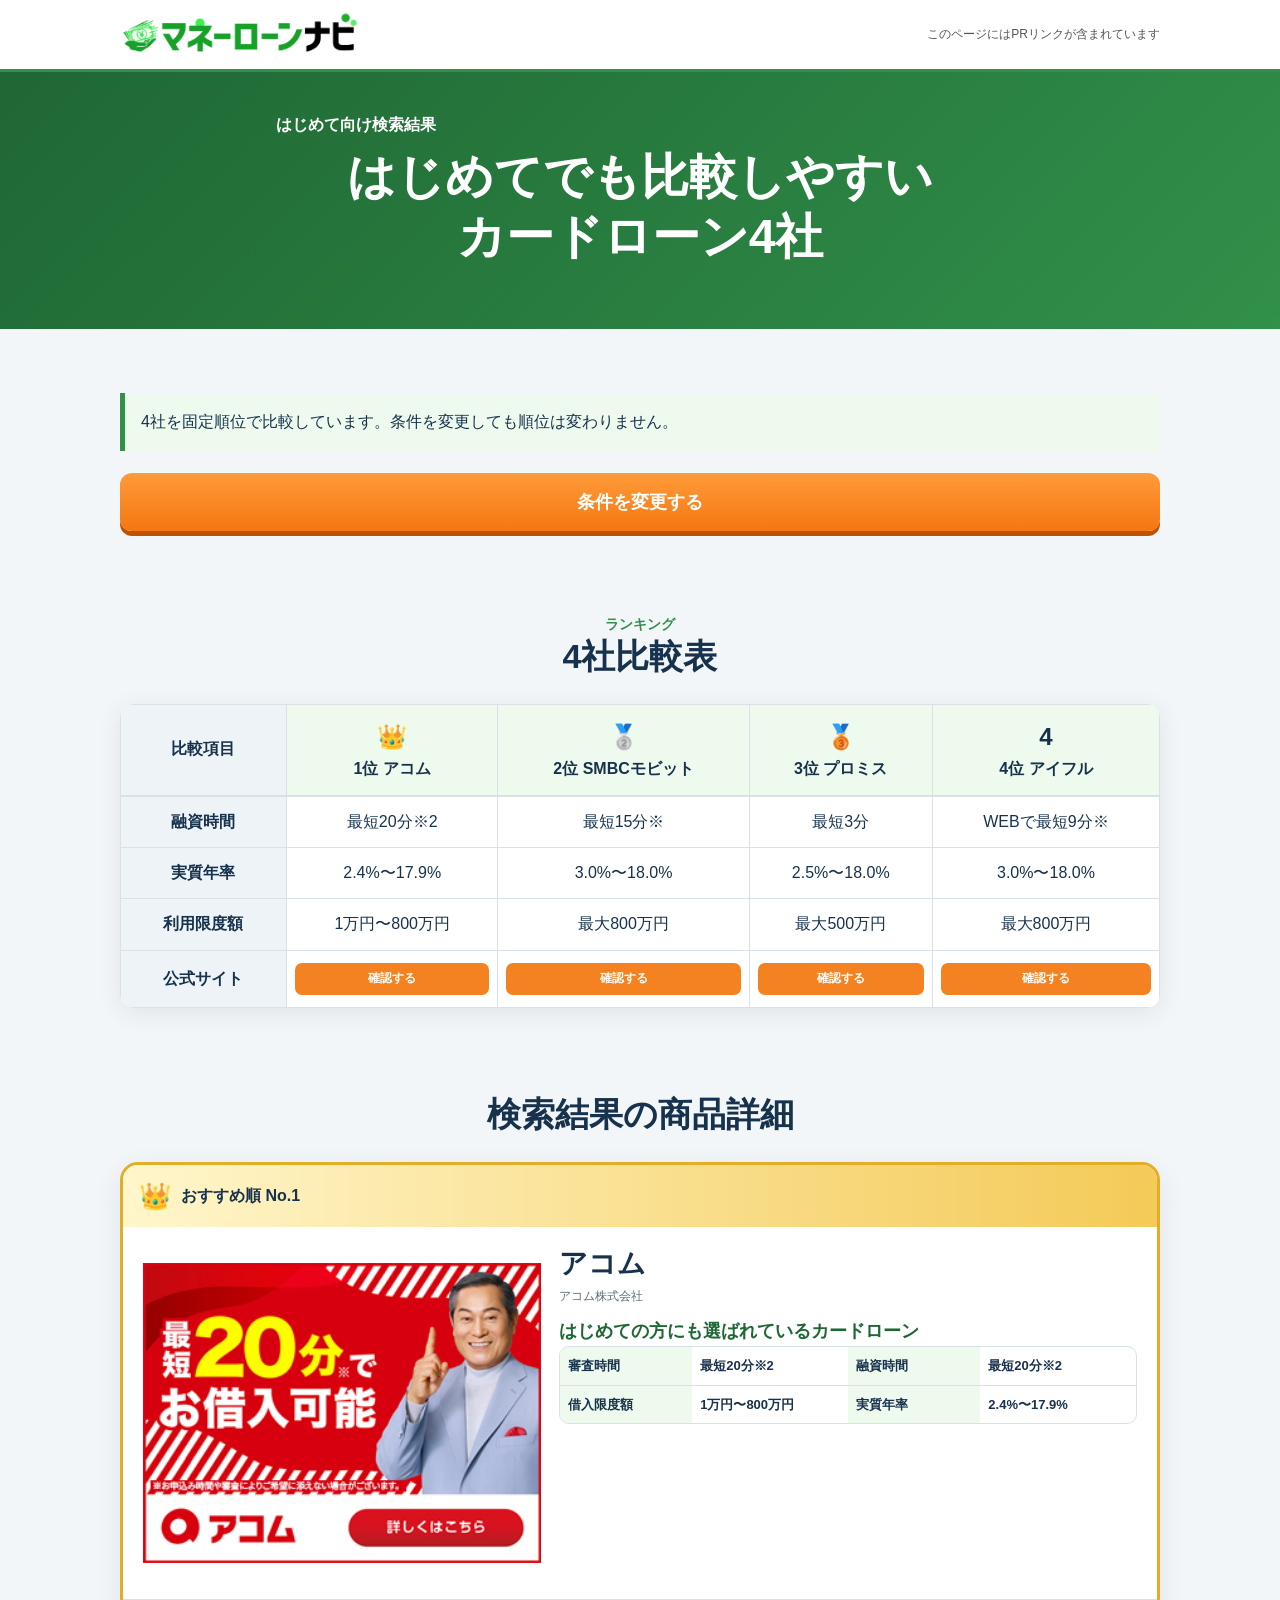
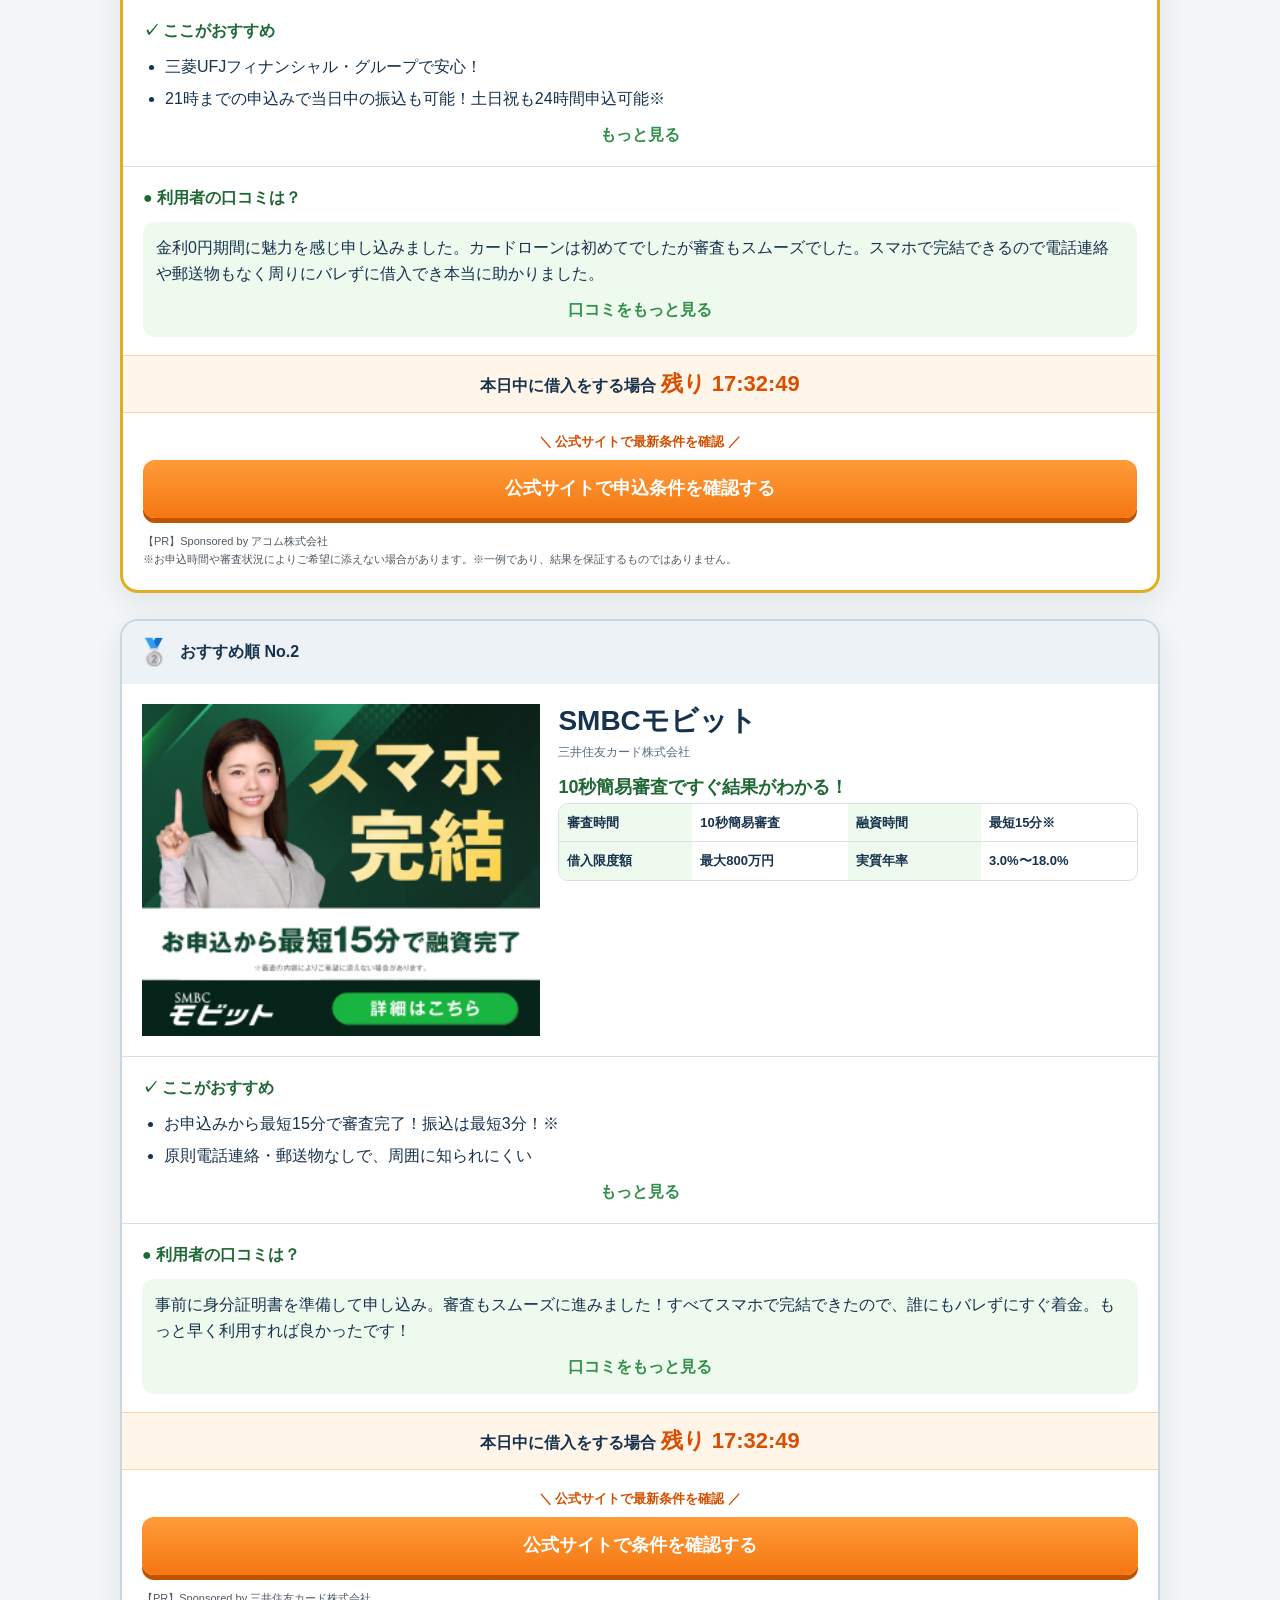
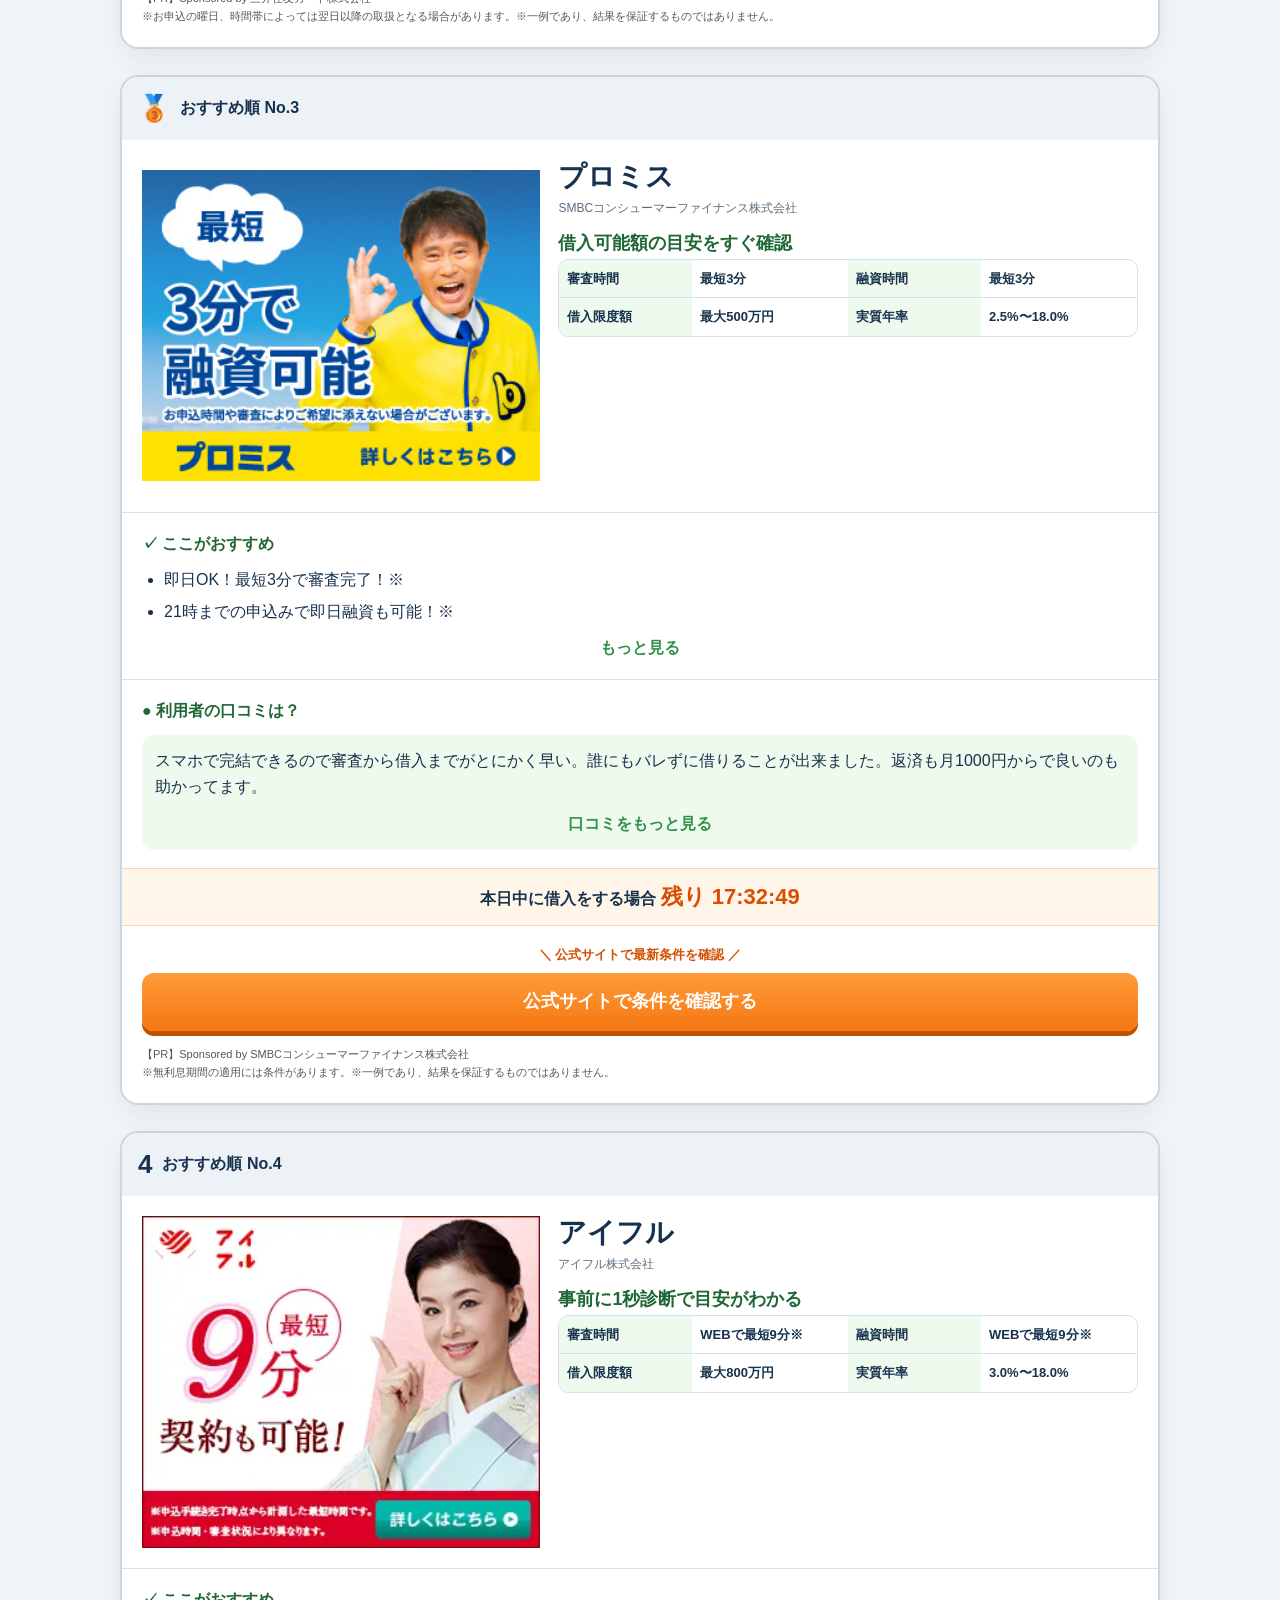
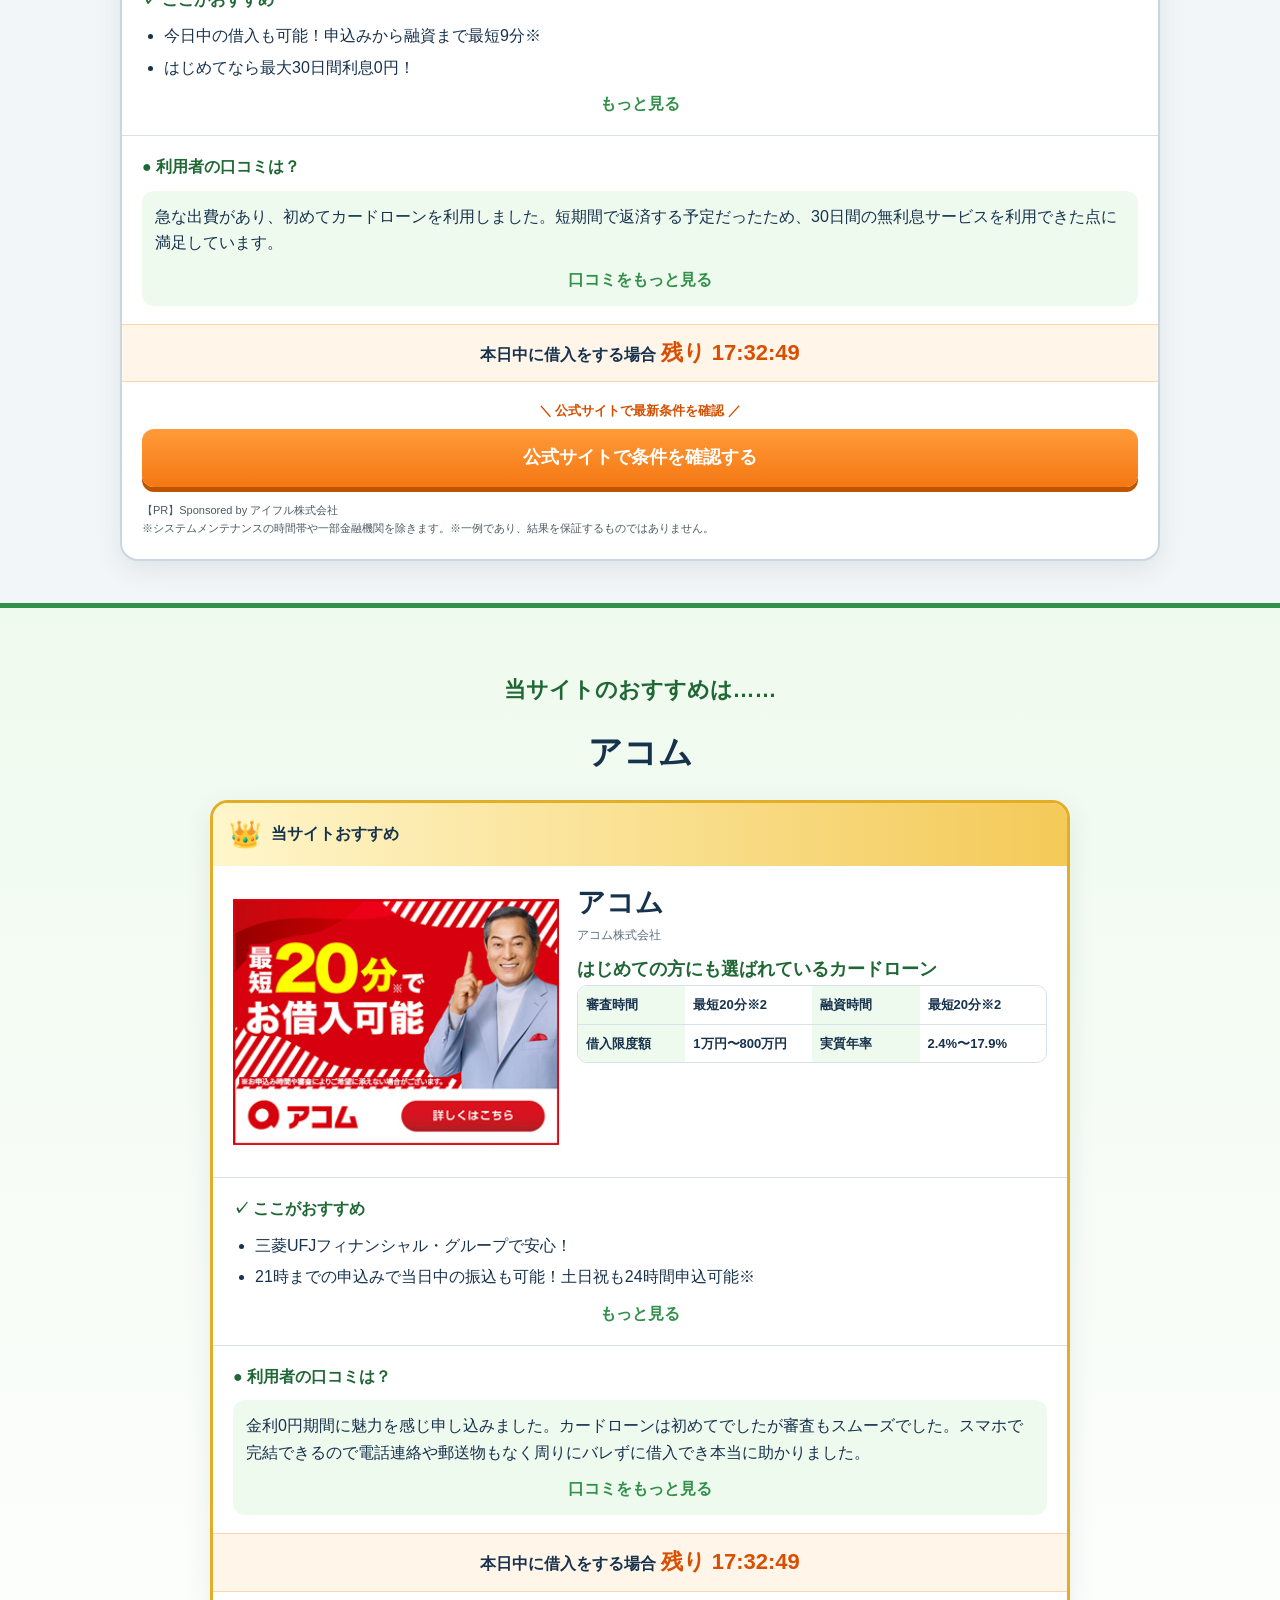
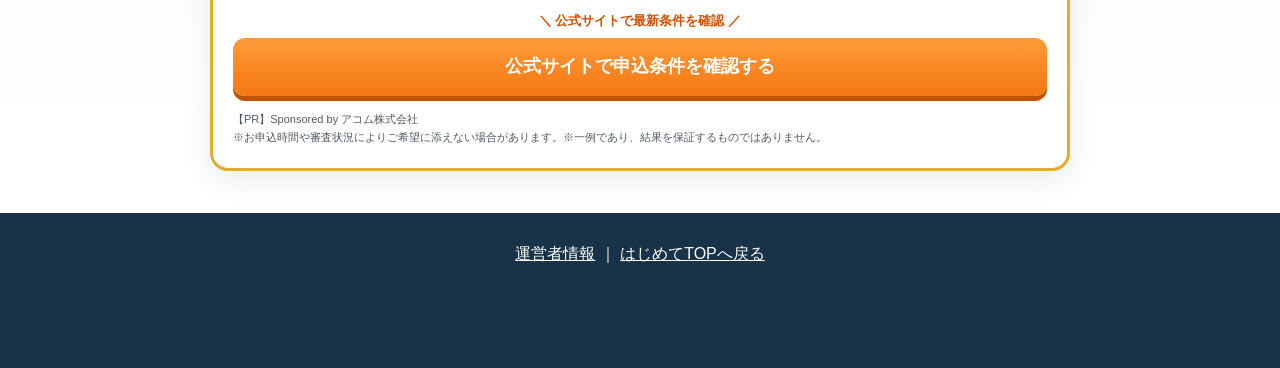
<file: beginner-result.html>
<!doctype html><html lang="ja"><head><meta charset="utf-8"><meta name="viewport" content="width=device-width,initial-scale=1"><title>はじめて向け検索結果｜マネーローンナビ</title><meta name="robots" content="noindex"><link rel="icon" href="./favicon.ico"><link rel="stylesheet" href="./css/site.css"><script src="./js/site.js" defer></script></head><body class="beginner"><a class="skip" href="#main">本文へ移動</a><header class="site-header"><div class="header-inner"><a href="./beginner.html"><img class="logo" src="./images/logo-green.png" width="1080" height="221" alt="マネーローンナビ"></a><p class="pr">このページにはPRリンクが含まれています</p></div></header><main id="main"><section class="hero"><p class="eyebrow">はじめて向け検索結果</p><h1>はじめてでも比較しやすい<br>カードローン4社</h1></section><section class="section"><div class="page-shell"><div class="result-summary" aria-live="polite"></div><button class="search-button" type="button" data-open-survey>条件を変更する</button></div></section><section class="section"><div class="page-shell"><h2 class="section-title"><small>ランキング</small>4社比較表</h2><div data-comparison></div></div></section><section class="section"><div class="page-shell"><h2 class="section-title">検索結果の商品詳細</h2><div class="lender-list" data-cards></div></div></section><section class="section final-pick"><div class="page-shell"><p class="final-label">当サイトのおすすめは……</p><h2 class="section-title">アコム</h2><div data-final></div></div></section></main><div class="modal" hidden role="dialog" aria-modal="true" aria-labelledby="modal-title"><div class="modal-dialog"><button class="modal-close" type="button" aria-label="閉じる">×</button><h2 id="modal-title">条件を変更する</h2><div data-survey></div></div></div><div class="floating-cta"><a class="cta" href="./redirect.html?item=acom" target="_blank" rel="sponsored noopener">アコムの申込条件を確認する</a></div><footer class="footer"><a href="./operationinfo.html">運営者情報</a> ｜ <a href="./beginner.html">はじめてTOPへ戻る</a></footer></body></html>
</file>
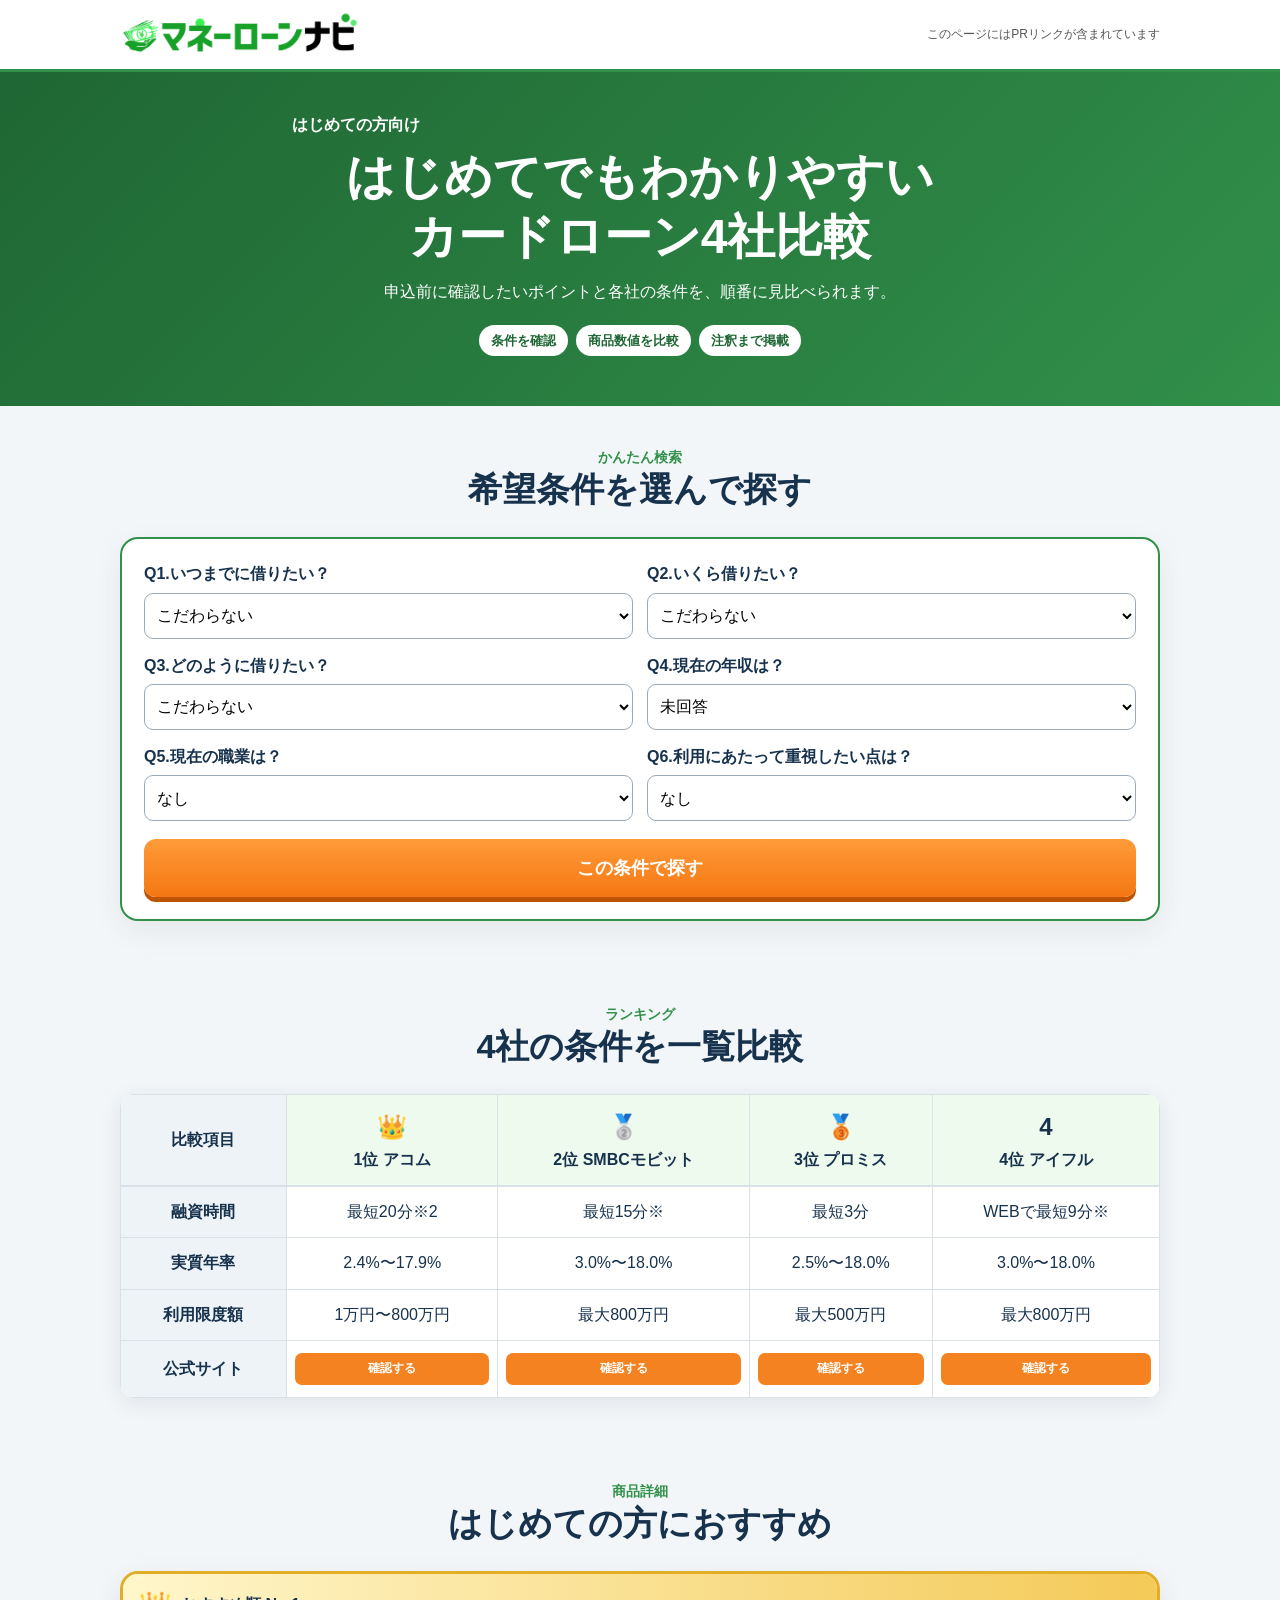
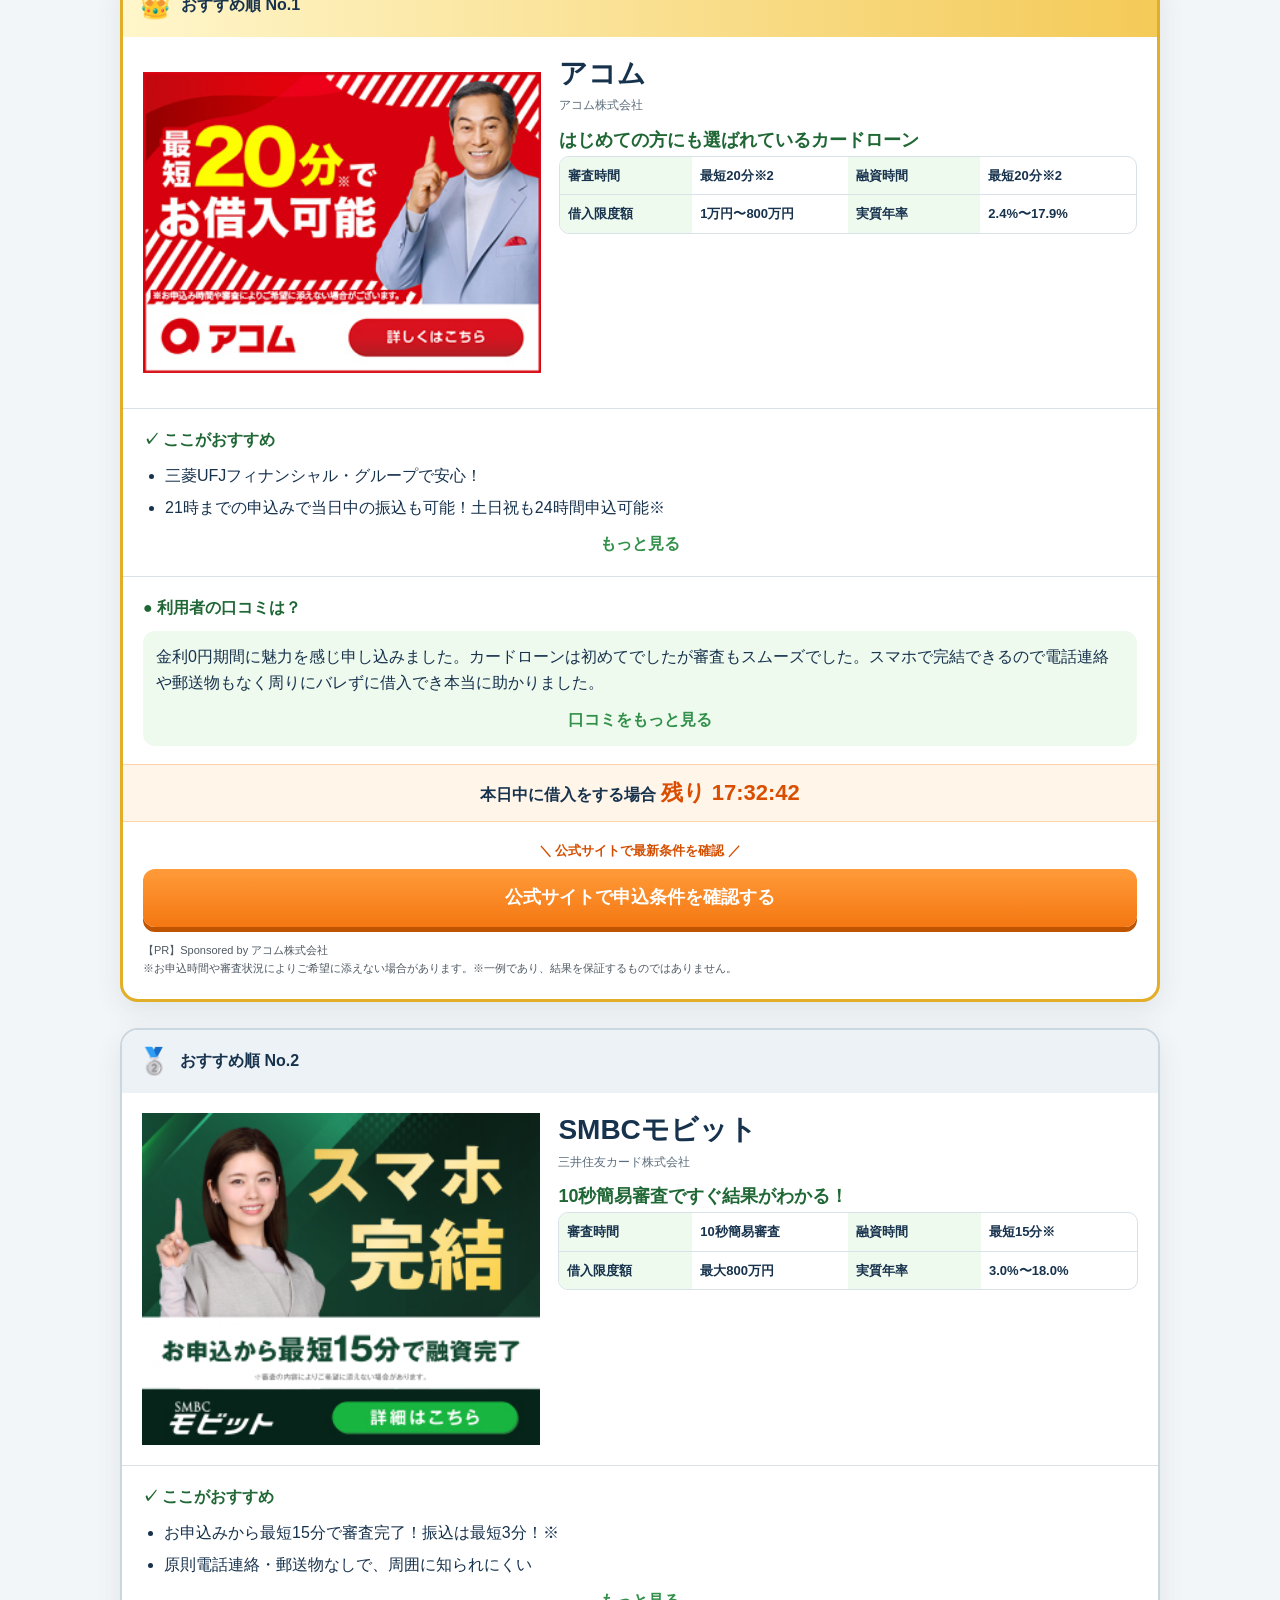
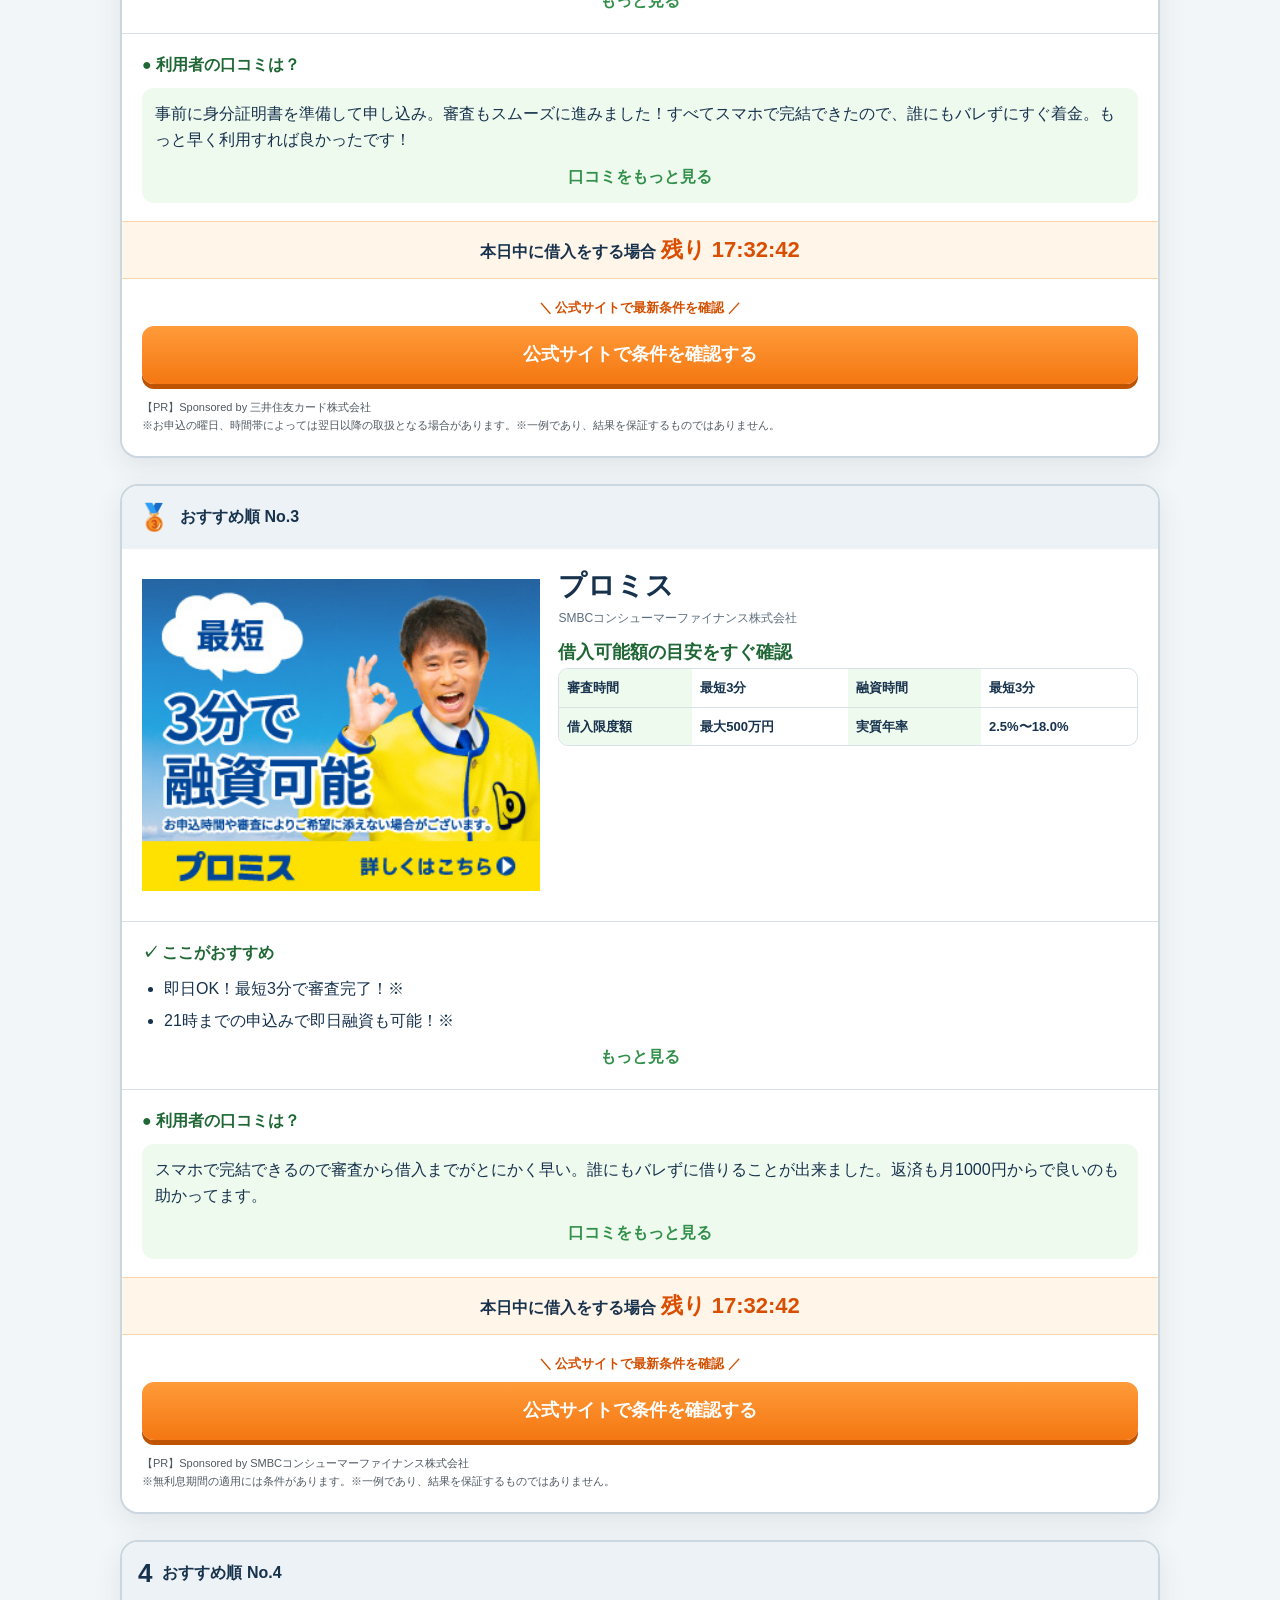
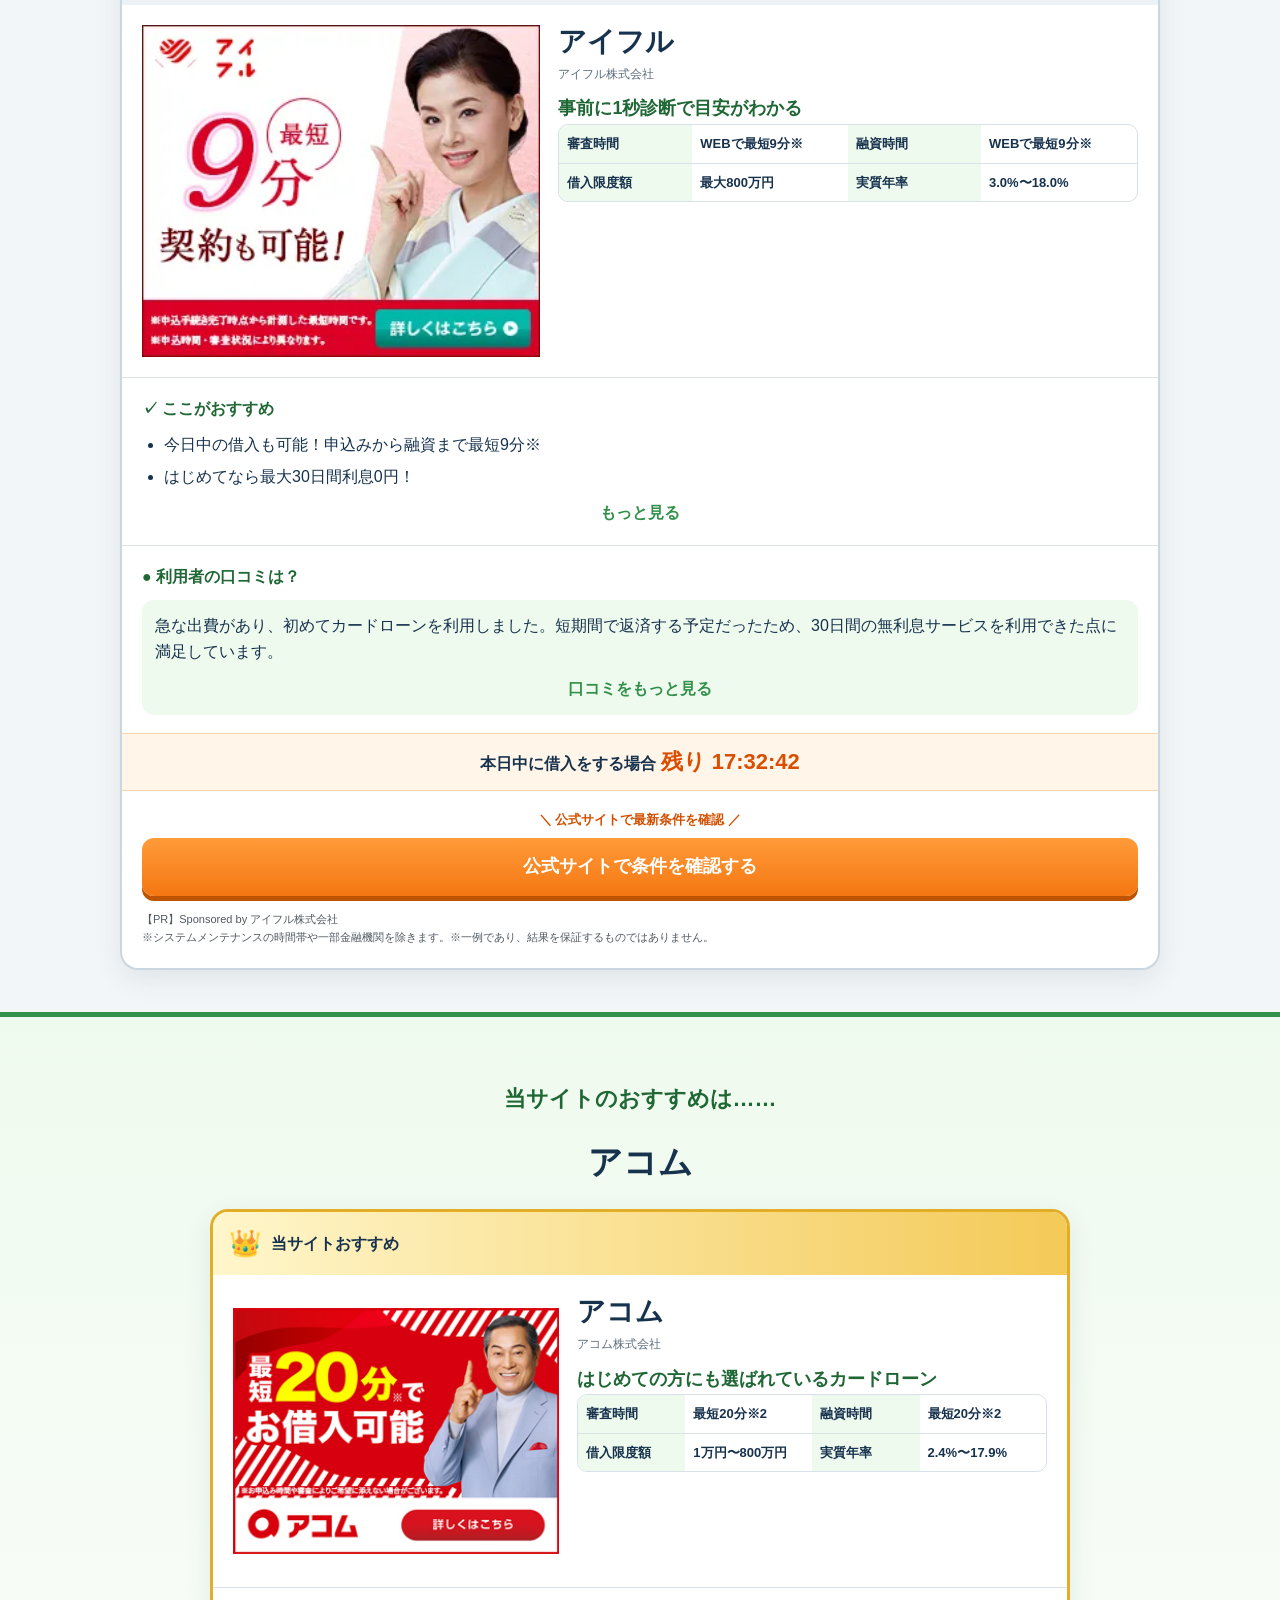
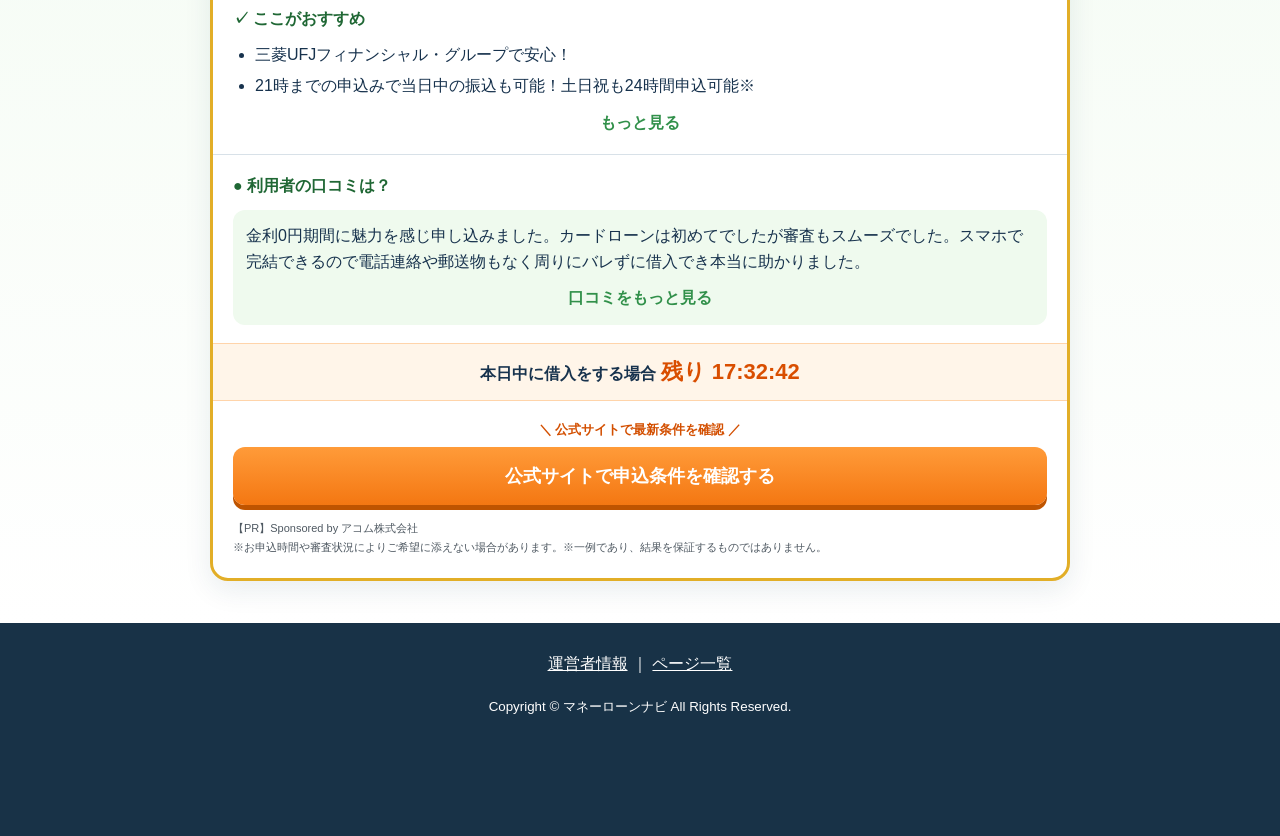
<file: beginner.html>
<!doctype html><html lang="ja"><head><meta charset="utf-8"><meta name="viewport" content="width=device-width,initial-scale=1"><title>はじめてのカードローン4社比較｜マネーローンナビ</title><meta name="description" content="はじめての方向けにアコム、SMBCモビット、プロミス、アイフルを比較"><link rel="icon" href="./favicon.ico"><link rel="stylesheet" href="./css/site.css"><script src="./js/site.js" defer></script></head><body class="beginner"><a class="skip" href="#main">本文へ移動</a><header class="site-header"><div class="header-inner"><a href="./index.html"><img class="logo" src="./images/logo-green.png" width="1080" height="221" alt="マネーローンナビ"></a><p class="pr">このページにはPRリンクが含まれています</p></div></header><main id="main"><section class="hero"><p class="eyebrow">はじめての方向け</p><h1>はじめてでもわかりやすい<br>カードローン4社比較</h1><p>申込前に確認したいポイントと各社の条件を、順番に見比べられます。</p><div class="hero-badges"><span>条件を確認</span><span>商品数値を比較</span><span>注釈まで掲載</span></div></section><section class="section"><div class="page-shell"><h2 class="section-title"><small>かんたん検索</small>希望条件を選んで探す</h2><div data-survey></div></div></section><section class="section" id="comparison"><div class="page-shell"><h2 class="section-title"><small>ランキング</small>4社の条件を一覧比較</h2><div data-comparison></div></div></section><section class="section"><div class="page-shell"><h2 class="section-title"><small>商品詳細</small>はじめての方におすすめ</h2><div class="lender-list" data-cards></div></div></section><section class="section final-pick"><div class="page-shell"><p class="final-label">当サイトのおすすめは……</p><h2 class="section-title">アコム</h2><div data-final></div></div></section></main><div class="floating-cta"><a class="cta" href="./redirect.html?item=acom" target="_blank" rel="sponsored noopener">アコムの申込条件を確認する</a></div><footer class="footer"><div class="page-shell"><a href="./operationinfo.html">運営者情報</a> ｜ <a href="./demo-list.html">ページ一覧</a><p><small>Copyright © マネーローンナビ All Rights Reserved.</small></p></div></footer></body></html>
</file>
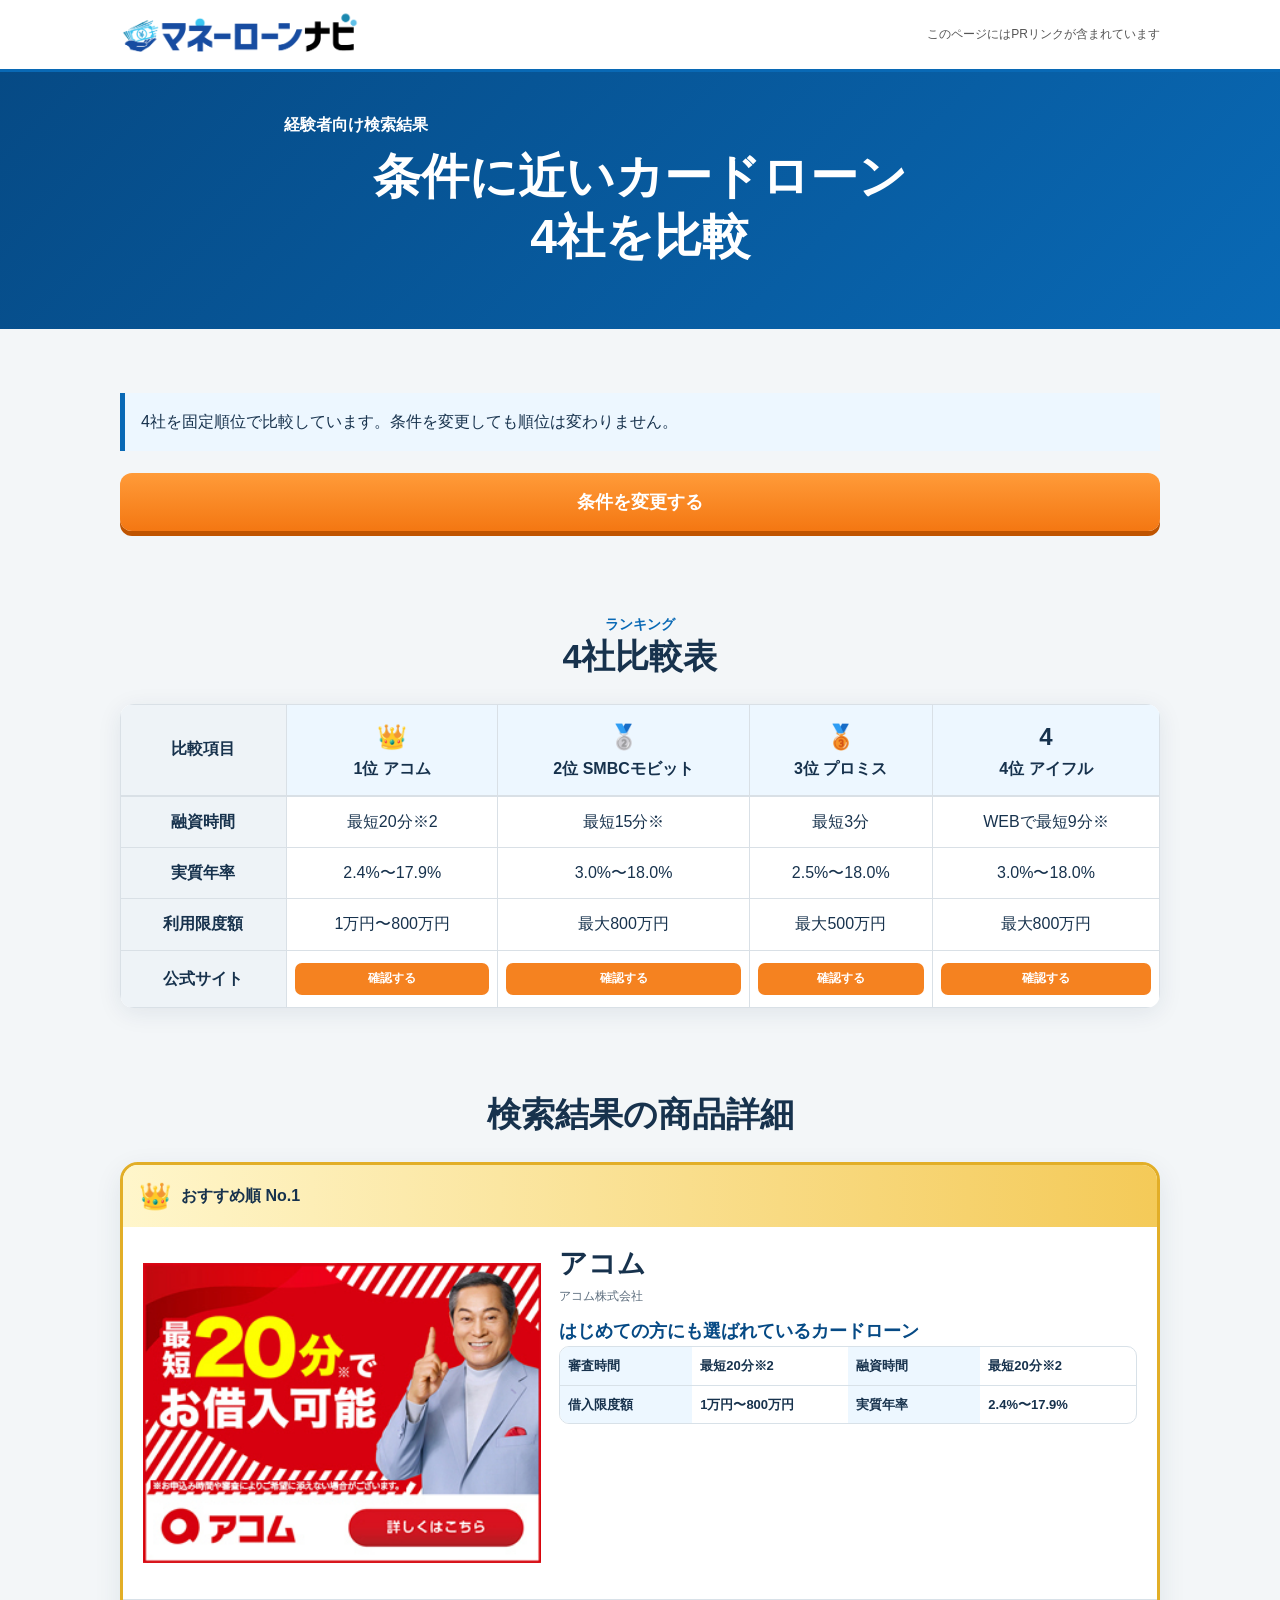
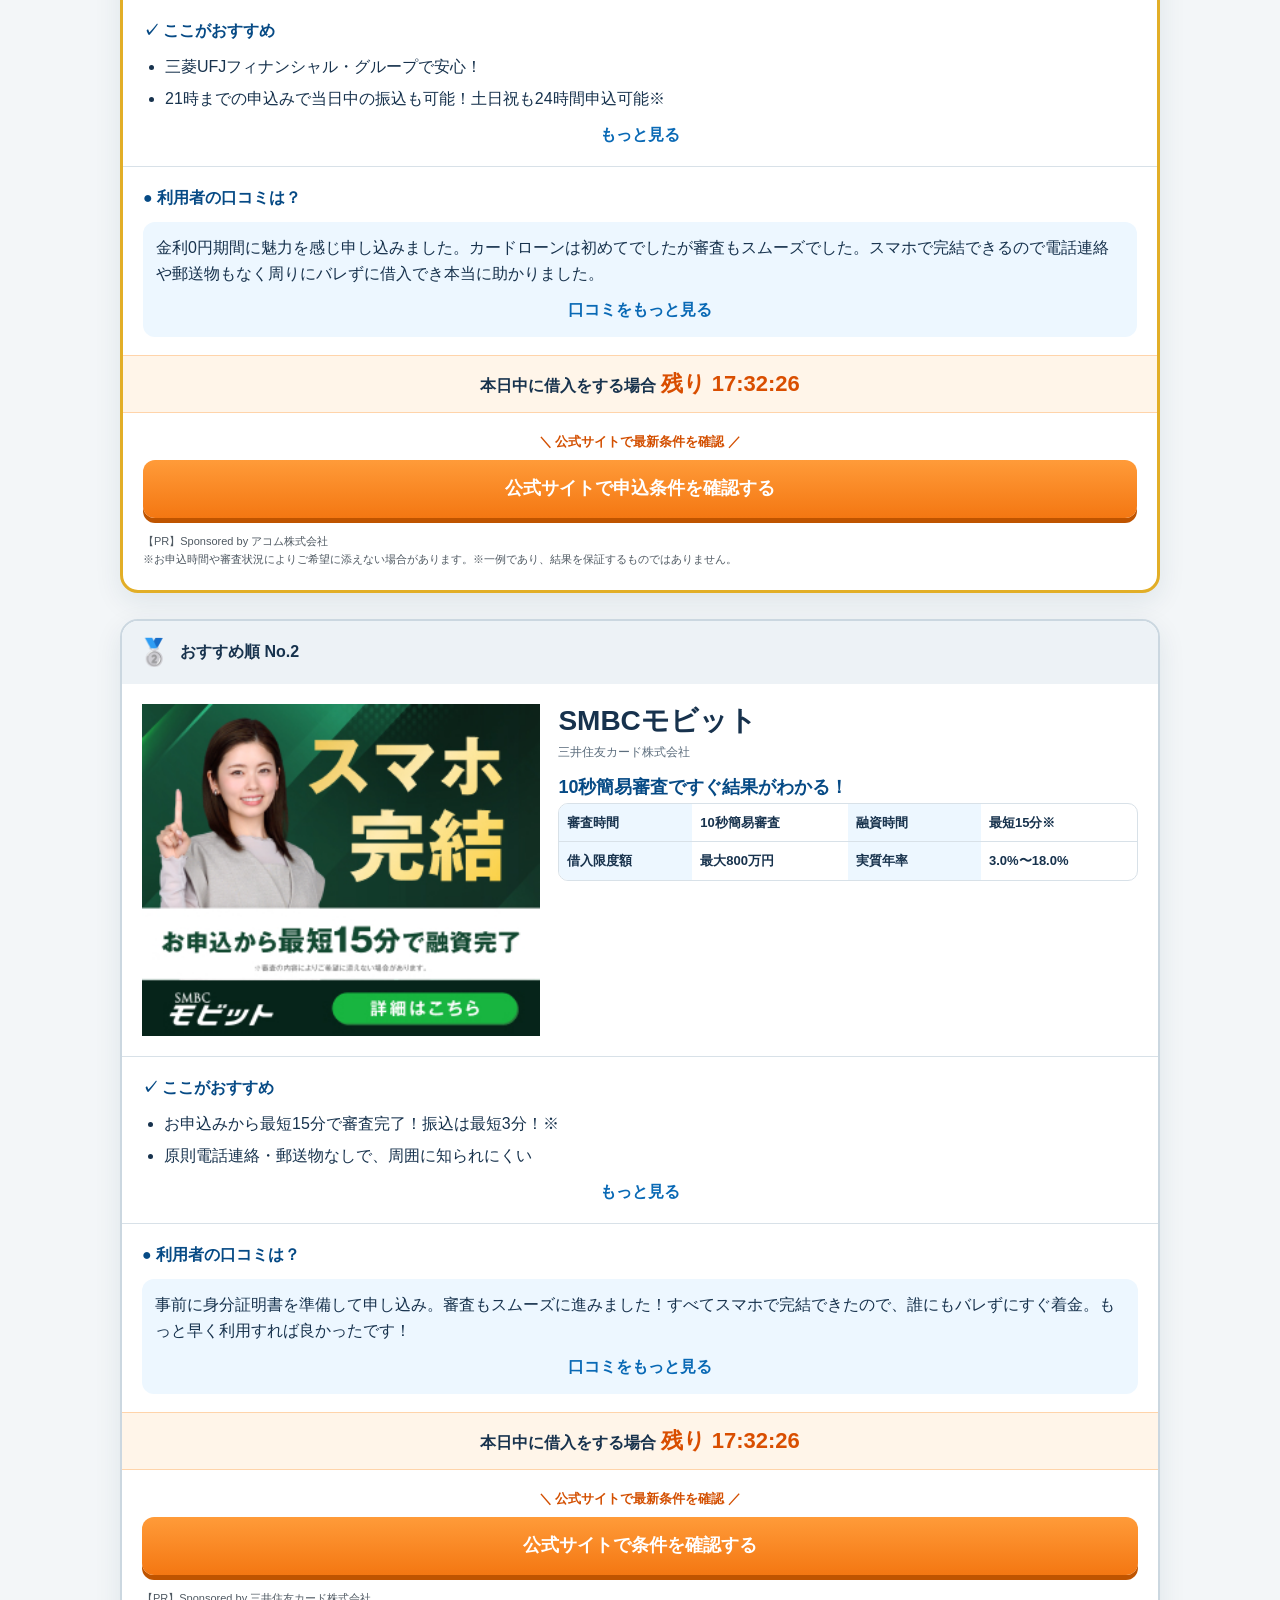
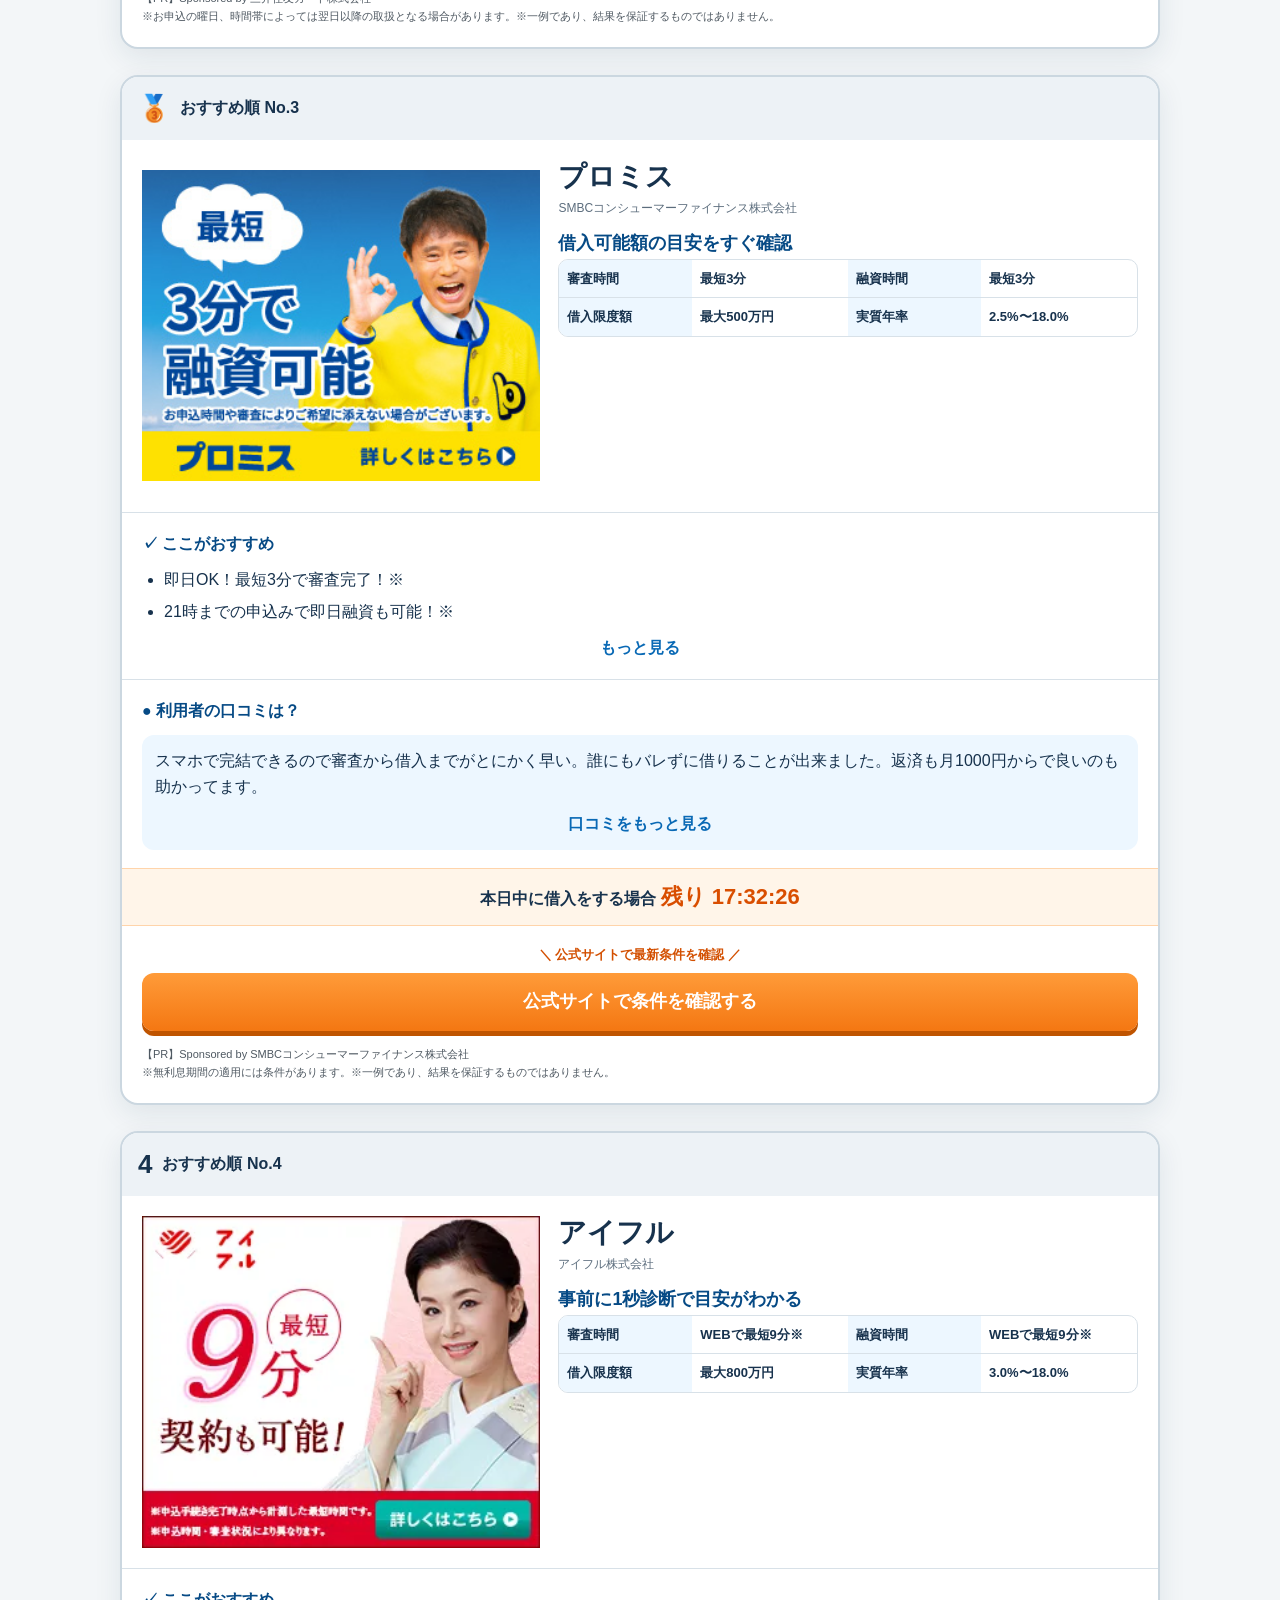
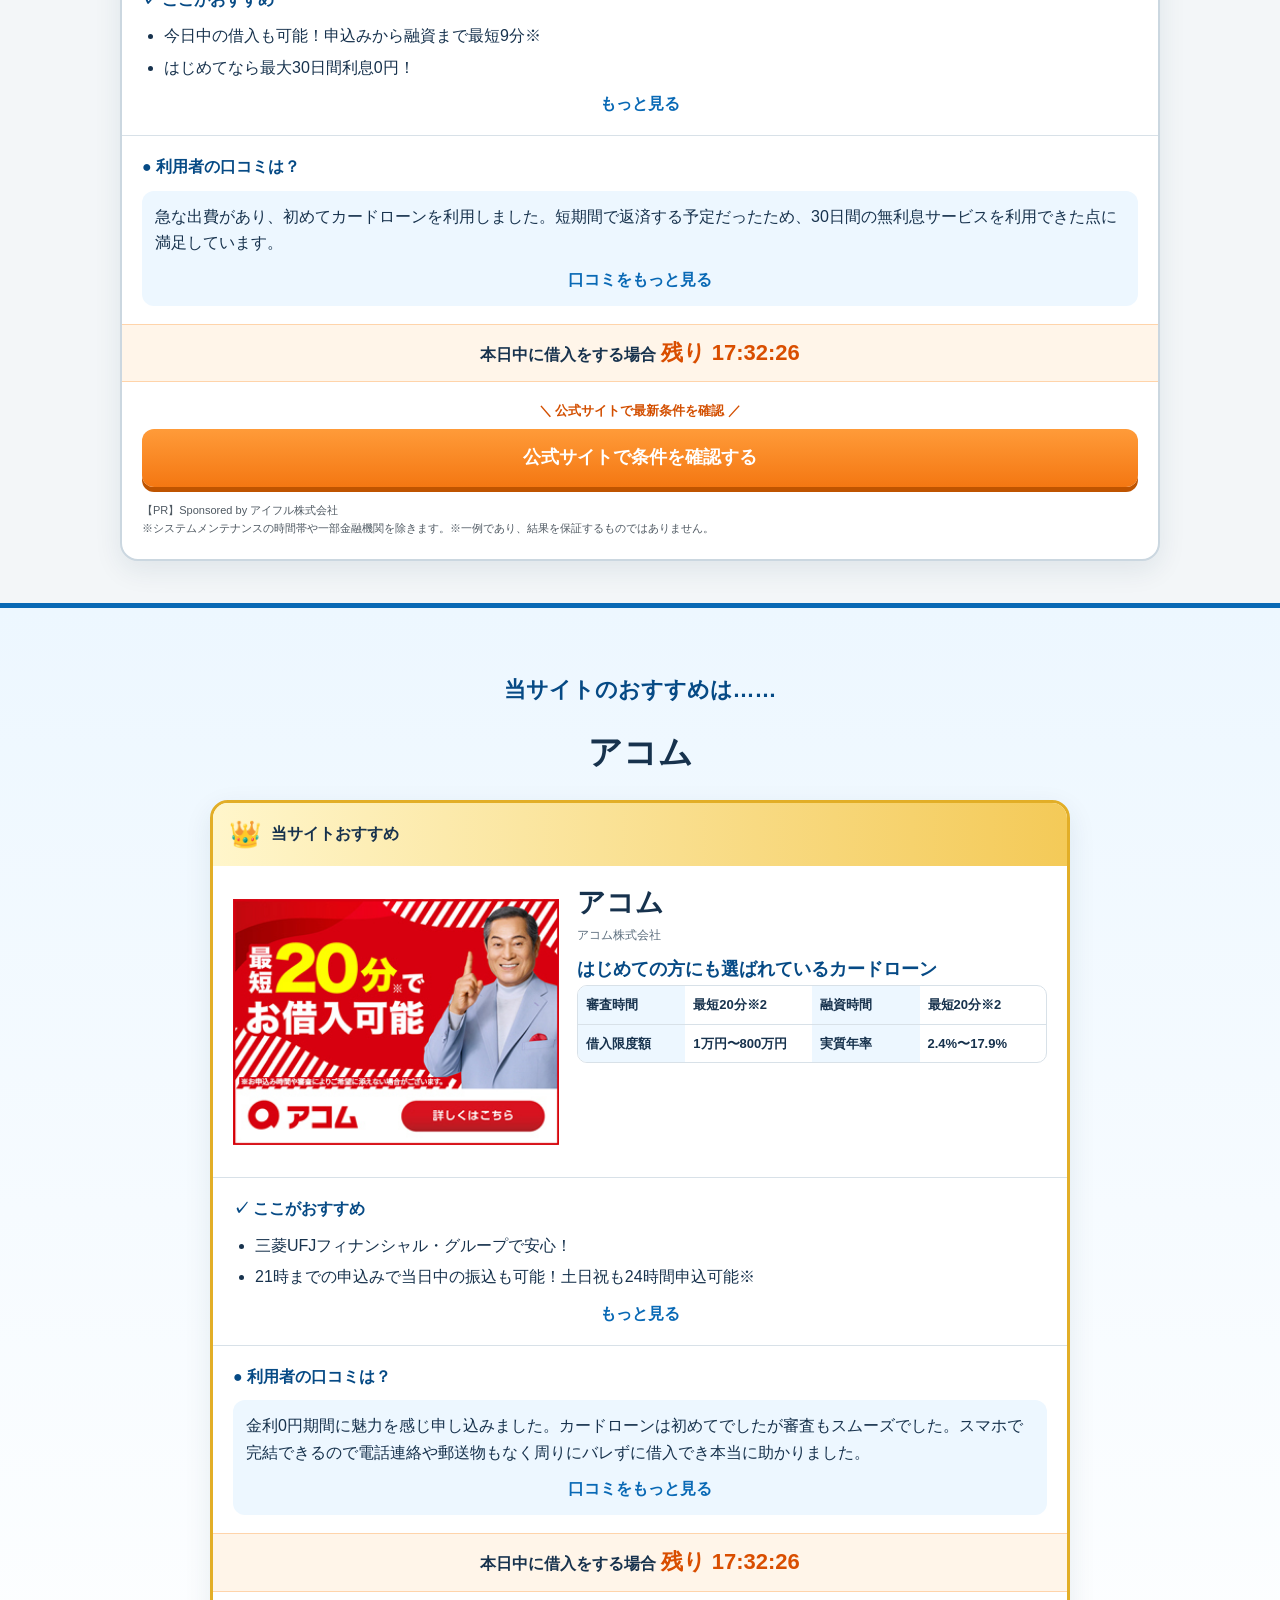
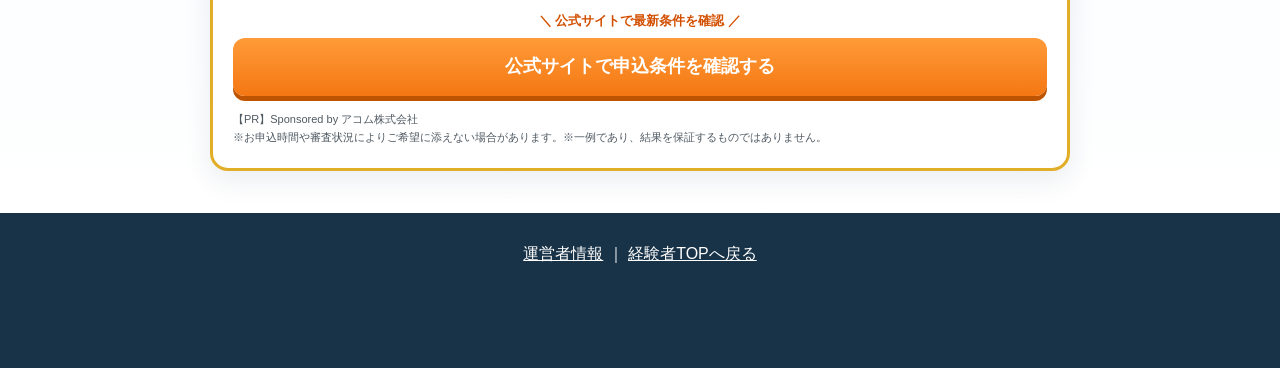
<file: experienced-result.html>
<!doctype html><html lang="ja"><head><meta charset="utf-8"><meta name="viewport" content="width=device-width,initial-scale=1"><title>経験者向け検索結果｜マネーローンナビ</title><meta name="robots" content="noindex"><link rel="icon" href="./favicon.ico"><link rel="stylesheet" href="./css/site.css"><script src="./js/site.js" defer></script></head><body><a class="skip" href="#main">本文へ移動</a><header class="site-header"><div class="header-inner"><a href="./experienced.html"><img class="logo" src="./images/logo.png" width="1080" height="221" alt="マネーローンナビ"></a><p class="pr">このページにはPRリンクが含まれています</p></div></header><main id="main"><section class="hero"><p class="eyebrow">経験者向け検索結果</p><h1>条件に近いカードローン<br>4社を比較</h1></section><section class="section"><div class="page-shell"><div class="result-summary" aria-live="polite"></div><button class="search-button" type="button" data-open-survey>条件を変更する</button></div></section><section class="section"><div class="page-shell"><h2 class="section-title"><small>ランキング</small>4社比較表</h2><div data-comparison></div></div></section><section class="section"><div class="page-shell"><h2 class="section-title">検索結果の商品詳細</h2><div class="lender-list" data-cards></div></div></section><section class="section final-pick"><div class="page-shell"><p class="final-label">当サイトのおすすめは……</p><h2 class="section-title">アコム</h2><div data-final></div></div></section></main><div class="modal" hidden role="dialog" aria-modal="true" aria-labelledby="modal-title"><div class="modal-dialog"><button class="modal-close" type="button" aria-label="閉じる">×</button><h2 id="modal-title">条件を変更する</h2><div data-survey></div></div></div><div class="floating-cta"><a class="cta" href="./redirect.html?item=acom" target="_blank" rel="sponsored noopener">アコムの申込条件を確認する</a></div><footer class="footer"><a href="./operationinfo.html">運営者情報</a> ｜ <a href="./experienced.html">経験者TOPへ戻る</a></footer></body></html>
</file>
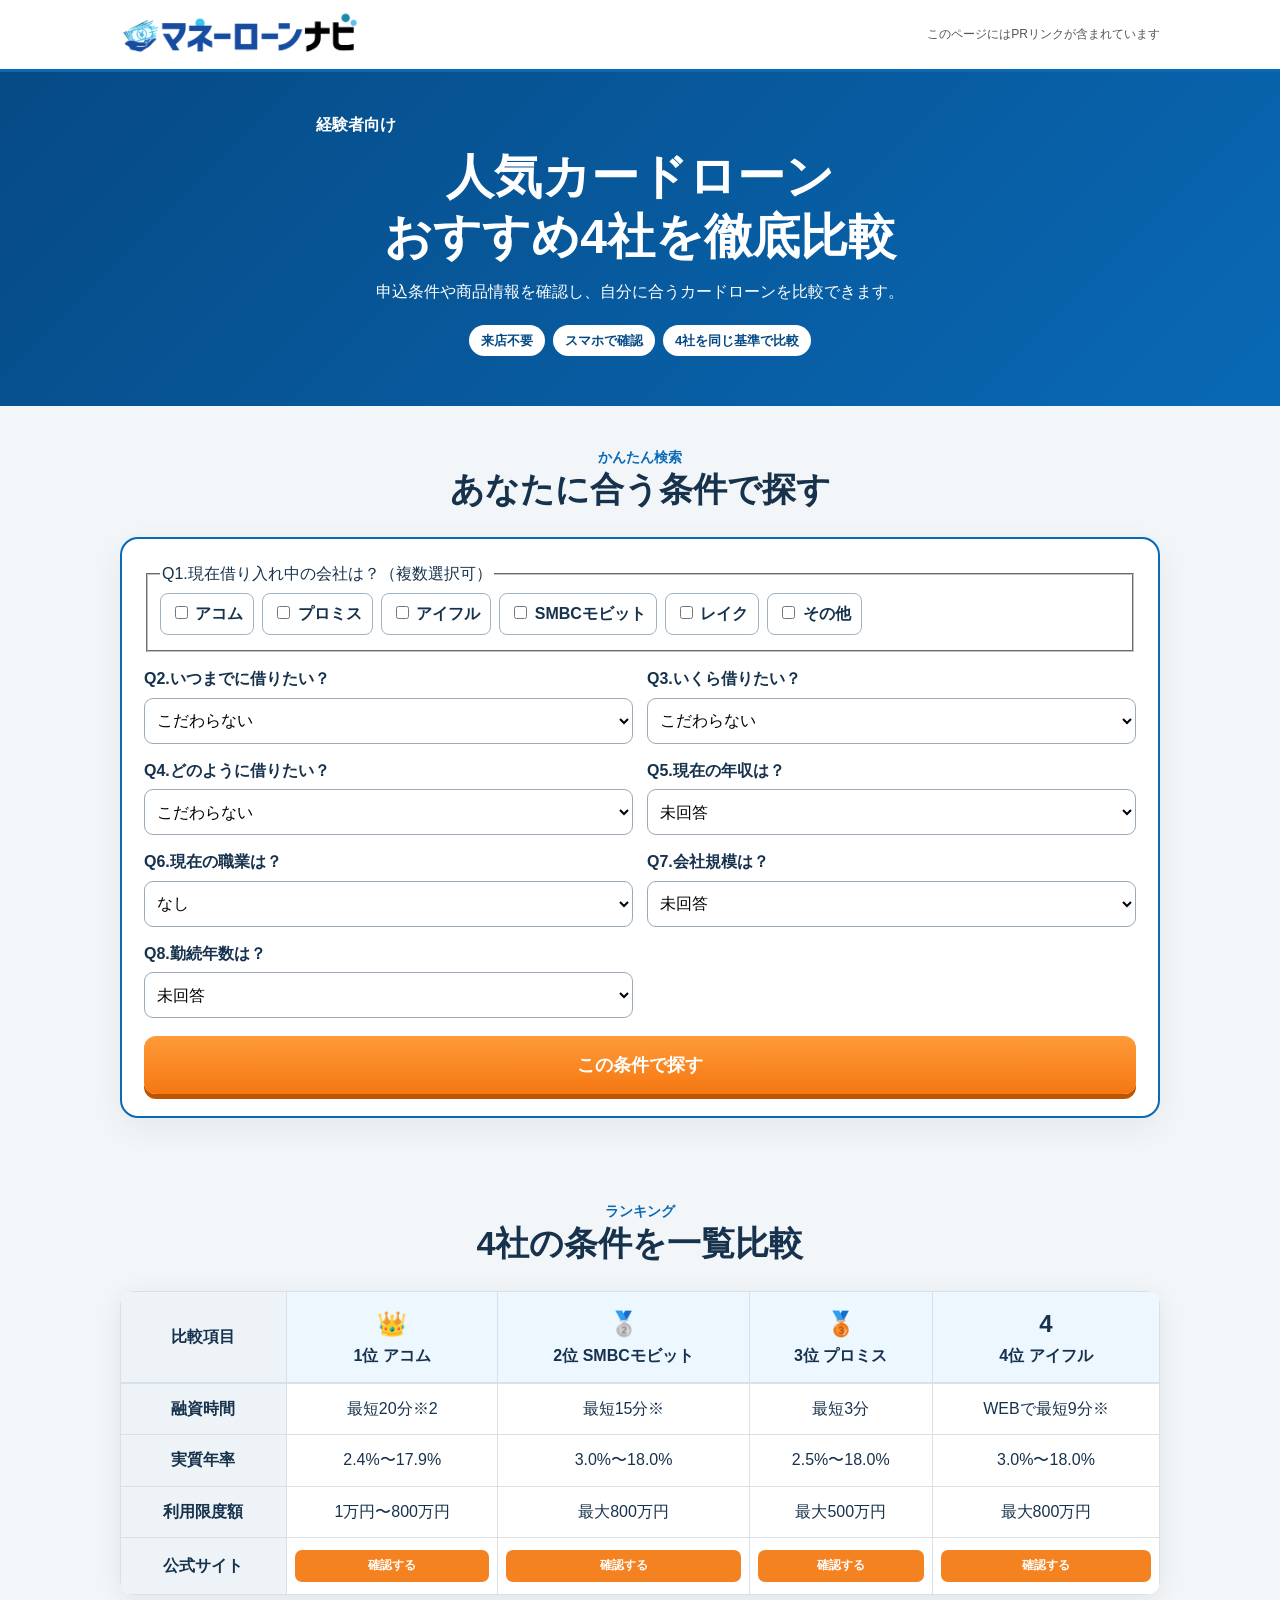
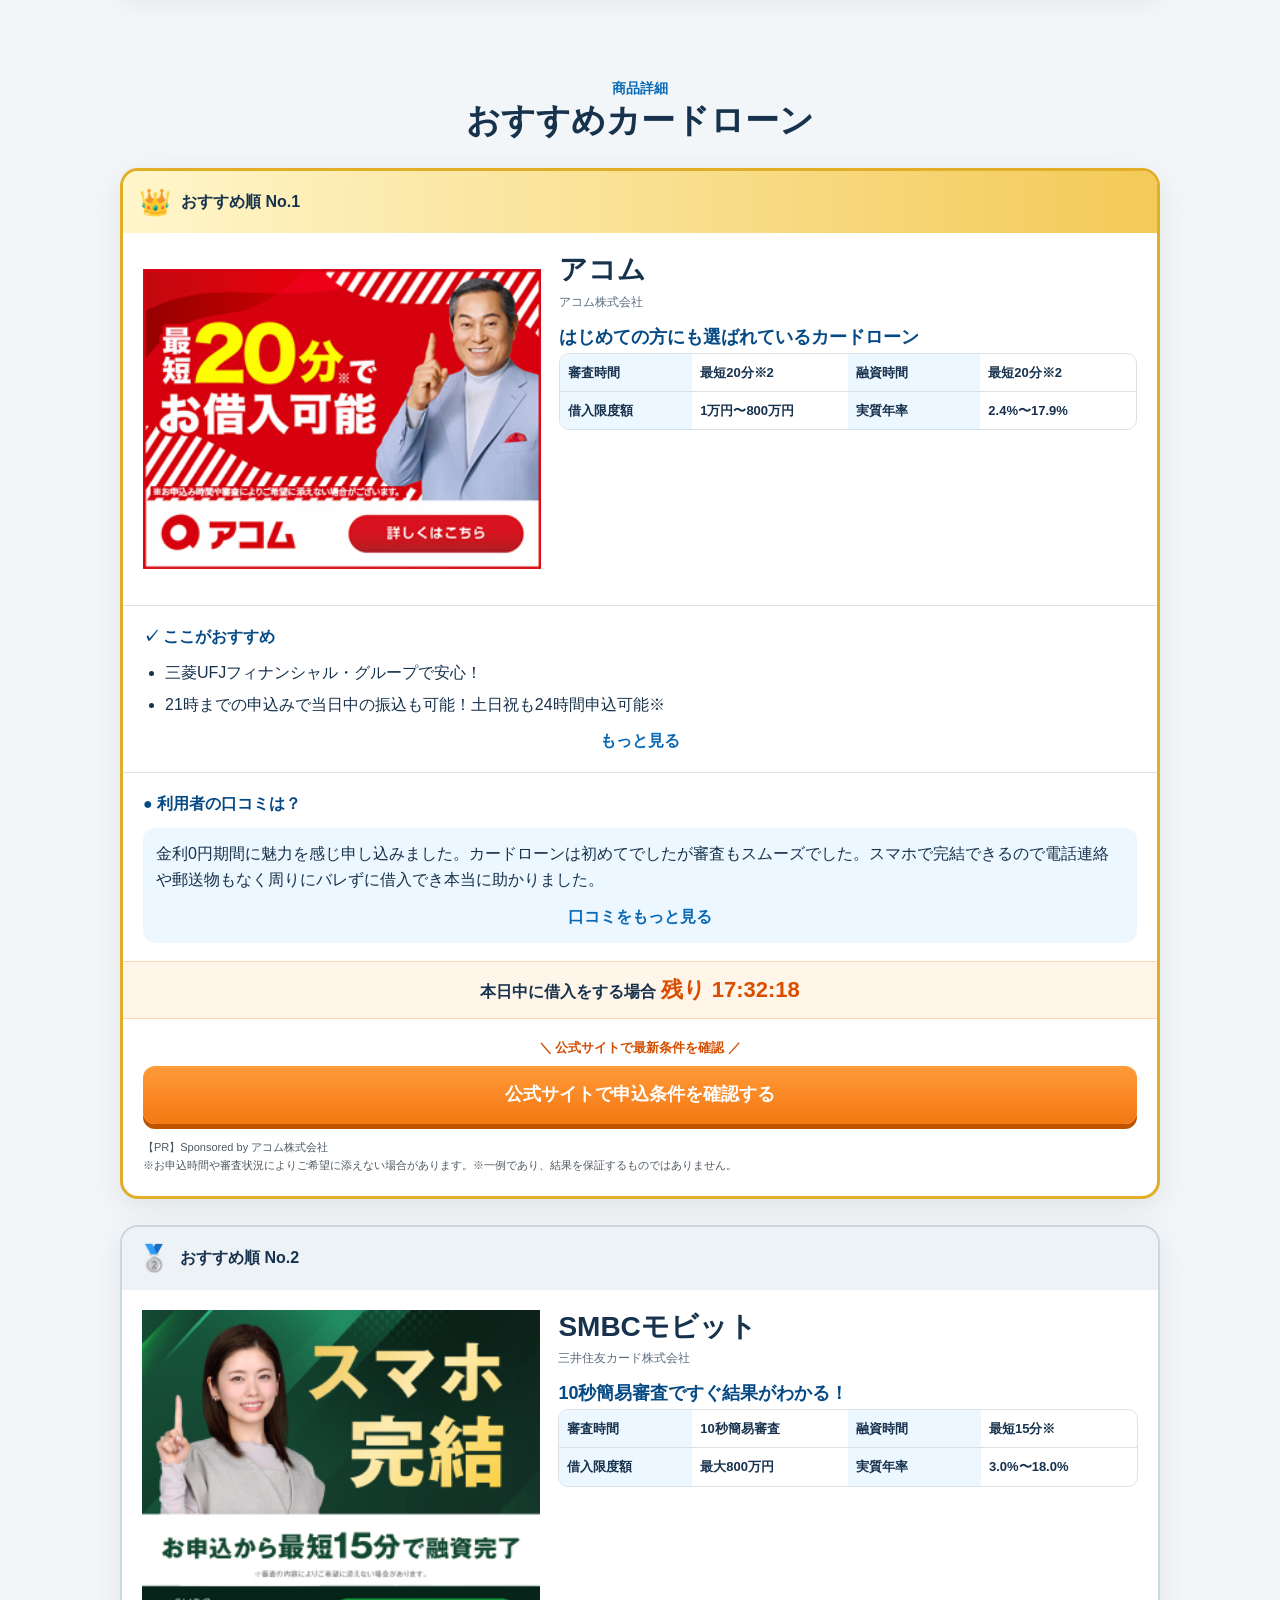
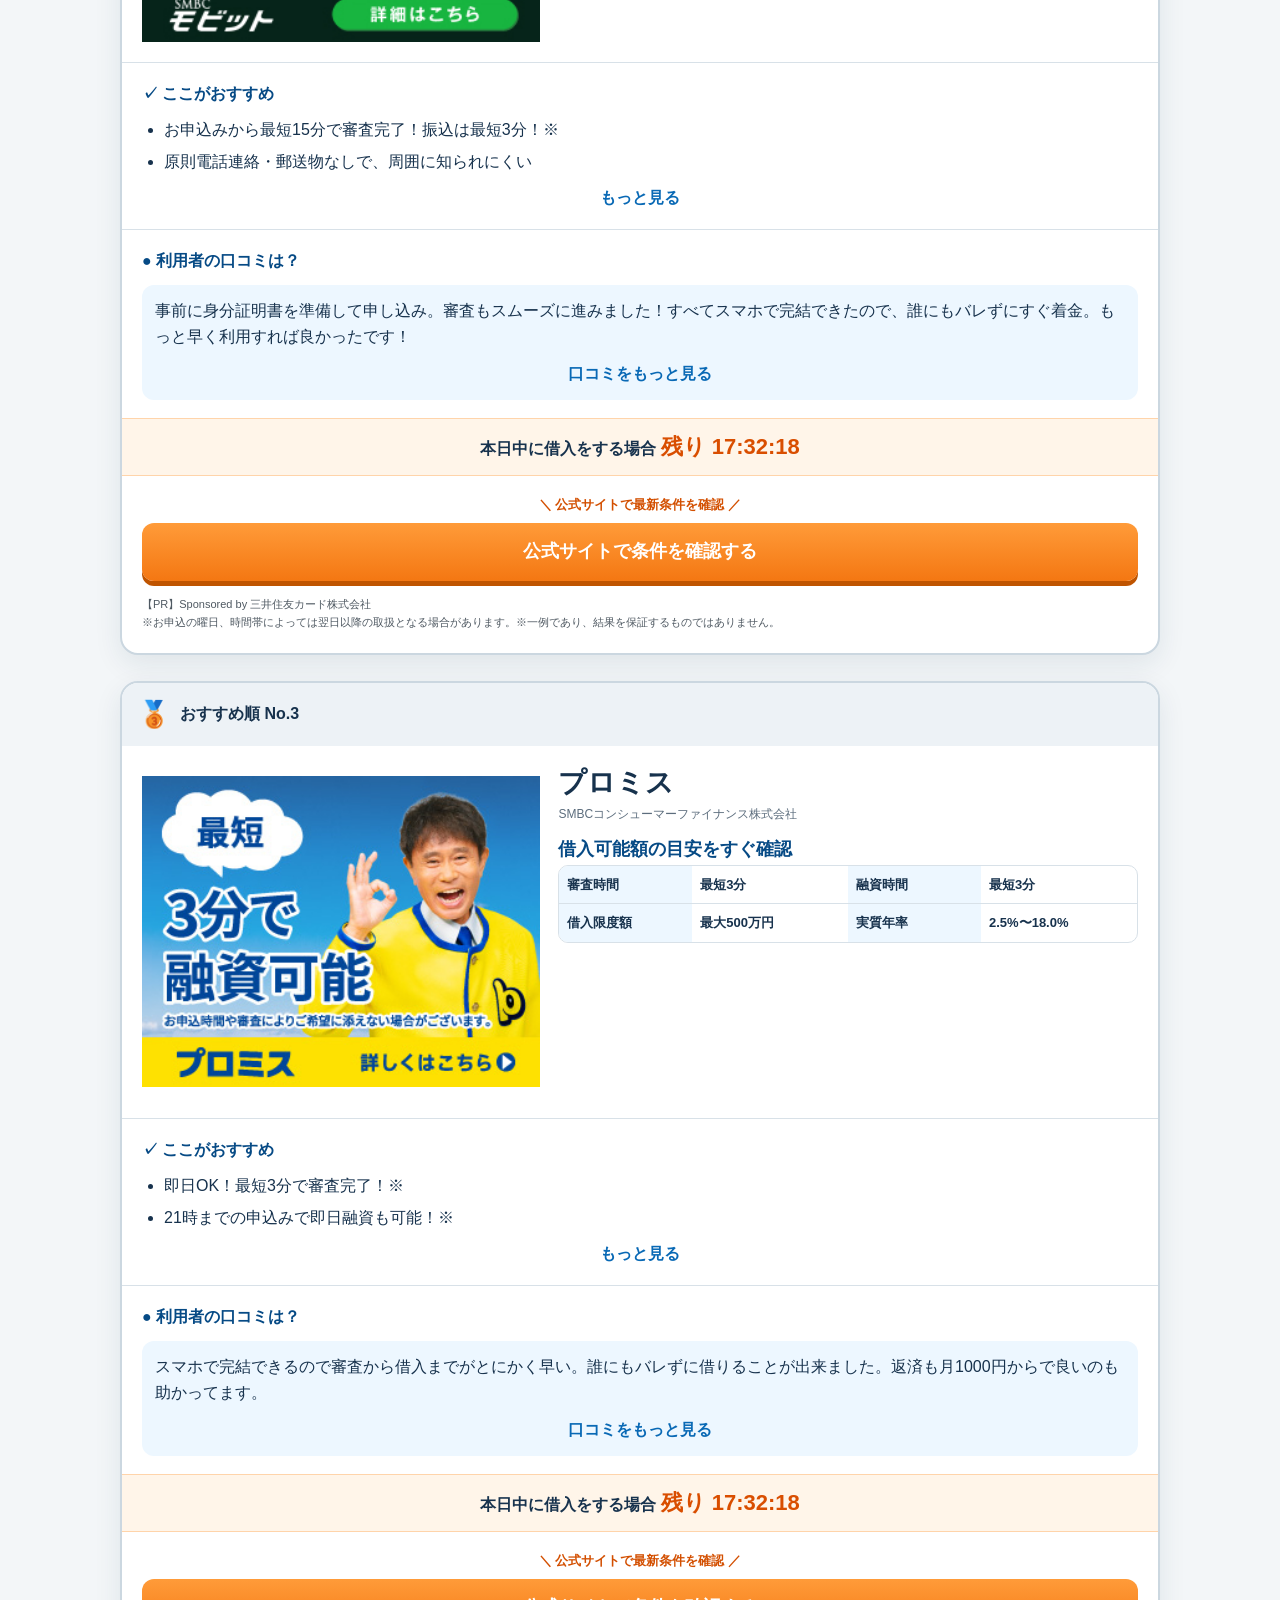
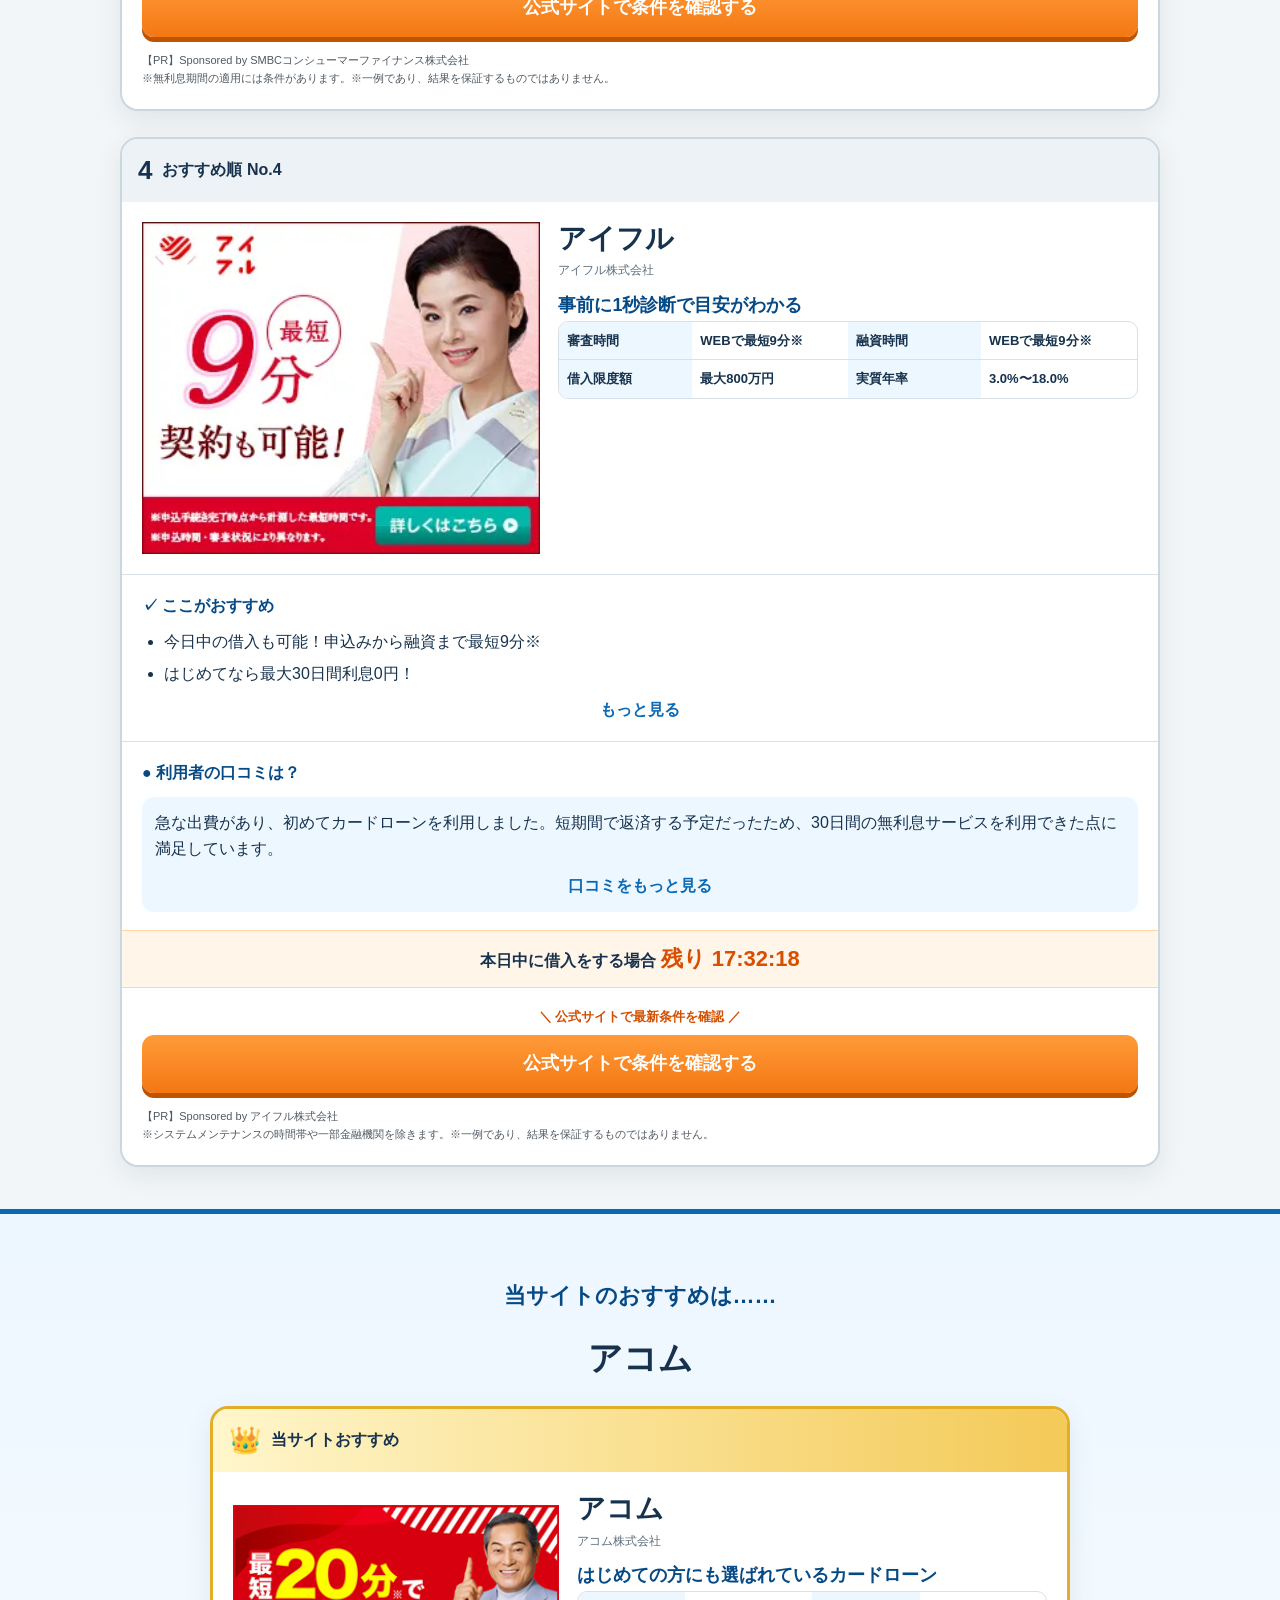
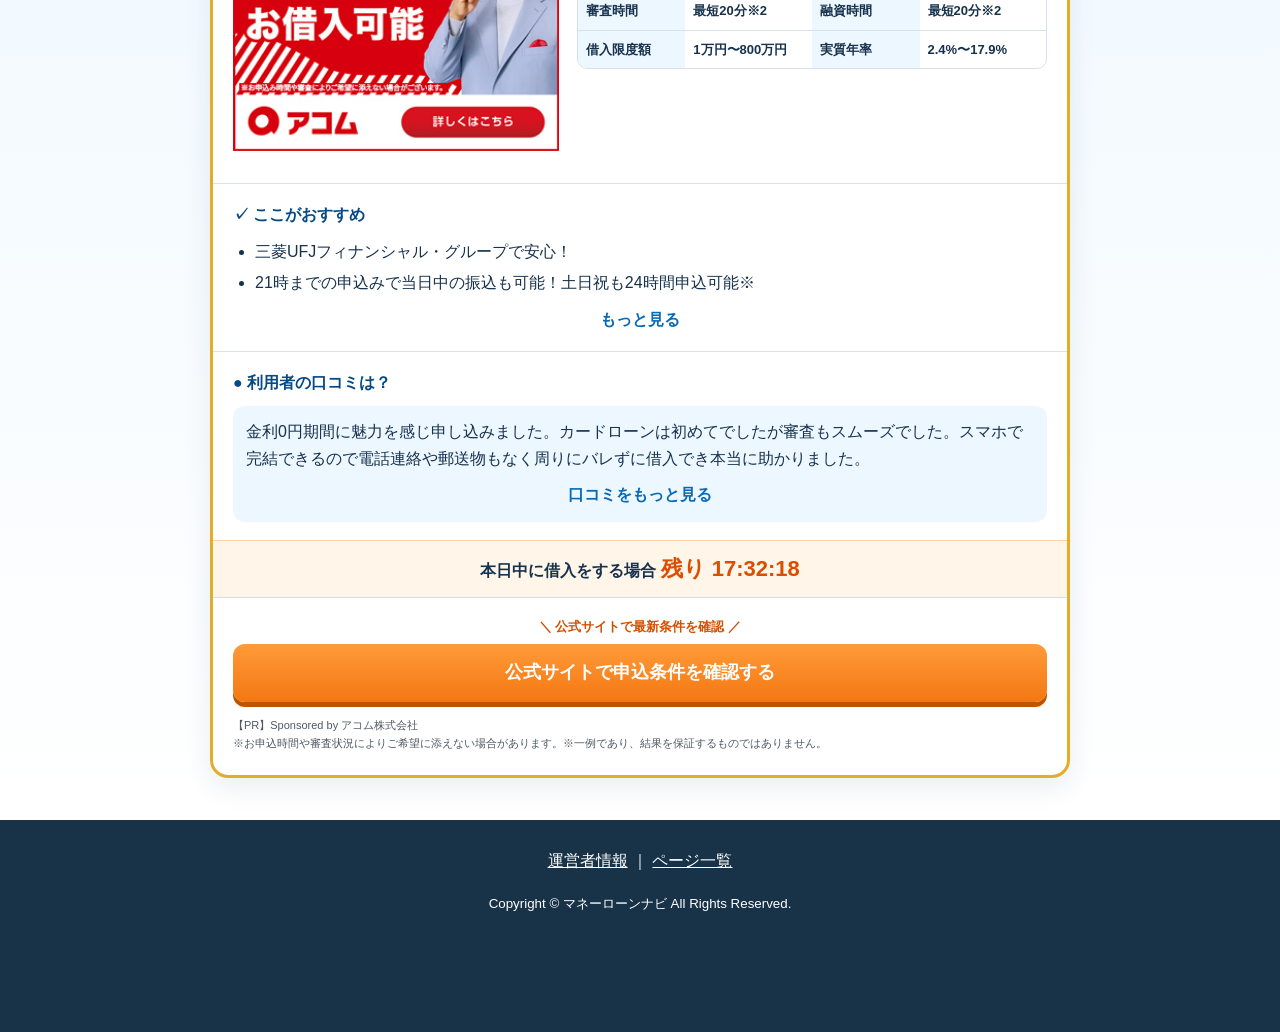
<file: experienced.html>
<!doctype html><html lang="ja"><head><meta charset="utf-8"><meta name="viewport" content="width=device-width,initial-scale=1"><title>経験者向けカードローン4社比較｜マネーローンナビ</title><meta name="description" content="経験者向けにアコム、SMBCモビット、プロミス、アイフルを比較"><link rel="icon" href="./favicon.ico"><link rel="stylesheet" href="./css/site.css"><script src="./js/site.js" defer></script></head><body><a class="skip" href="#main">本文へ移動</a><header class="site-header"><div class="header-inner"><a href="./index.html"><img class="logo" src="./images/logo.png" width="1080" height="221" alt="マネーローンナビ"></a><p class="pr">このページにはPRリンクが含まれています</p></div></header><main id="main"><section class="hero"><p class="eyebrow">経験者向け</p><h1>人気カードローン<br>おすすめ4社を徹底比較</h1><p>申込条件や商品情報を確認し、自分に合うカードローンを比較できます。</p><div class="hero-badges"><span>来店不要</span><span>スマホで確認</span><span>4社を同じ基準で比較</span></div></section><section class="section"><div class="page-shell"><h2 class="section-title"><small>かんたん検索</small>あなたに合う条件で探す</h2><div data-survey></div></div></section><section class="section" id="comparison"><div class="page-shell"><h2 class="section-title"><small>ランキング</small>4社の条件を一覧比較</h2><div data-comparison></div></div></section><section class="section"><div class="page-shell"><h2 class="section-title"><small>商品詳細</small>おすすめカードローン</h2><div class="lender-list" data-cards></div></div></section><section class="section final-pick"><div class="page-shell"><p class="final-label">当サイトのおすすめは……</p><h2 class="section-title">アコム</h2><div data-final></div></div></section></main><div class="floating-cta"><a class="cta" href="./redirect.html?item=acom" target="_blank" rel="sponsored noopener">アコムの申込条件を確認する</a></div><footer class="footer"><div class="page-shell"><a href="./operationinfo.html">運営者情報</a> ｜ <a href="./demo-list.html">ページ一覧</a><p><small>Copyright © マネーローンナビ All Rights Reserved.</small></p></div></footer></body></html>
</file>
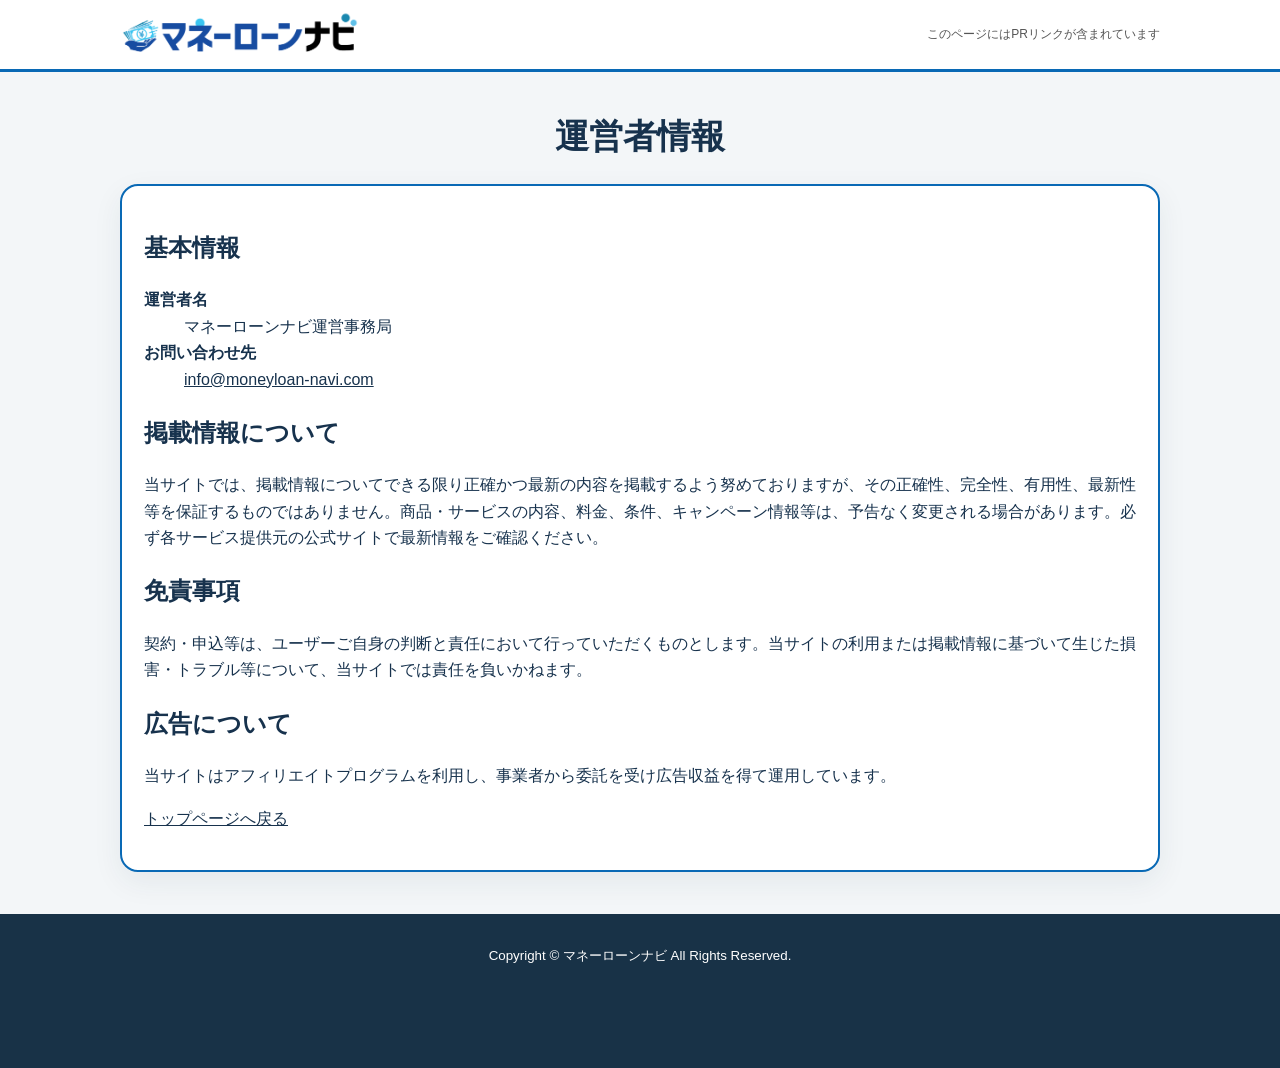
<file: operationinfo.html>
<!doctype html><html lang="ja"><head><meta charset="utf-8"><meta name="viewport" content="width=device-width,initial-scale=1"><title>運営者情報｜マネーローンナビ</title><meta name="description" content="マネーローンナビの媒体運営者情報、お問い合わせ先、運営方針を掲載しています。"><link rel="icon" href="./favicon.ico"><link rel="stylesheet" href="./css/site.css"></head><body><header class="site-header"><div class="header-inner"><a href="./index.html"><img class="logo" src="./images/logo.png" width="1080" height="221" alt="マネーローンナビ"></a><p class="pr">このページにはPRリンクが含まれています</p></div></header><main class="section"><div class="page-shell"><h1 class="section-title">運営者情報</h1><div class="survey-card"><h2>基本情報</h2><dl><dt><strong>運営者名</strong></dt><dd>マネーローンナビ運営事務局</dd><dt><strong>お問い合わせ先</strong></dt><dd><a href="mailto:info@moneyloan-navi.com">info@moneyloan-navi.com</a></dd></dl><h2>掲載情報について</h2><p>当サイトでは、掲載情報についてできる限り正確かつ最新の内容を掲載するよう努めておりますが、その正確性、完全性、有用性、最新性等を保証するものではありません。商品・サービスの内容、料金、条件、キャンペーン情報等は、予告なく変更される場合があります。必ず各サービス提供元の公式サイトで最新情報をご確認ください。</p><h2>免責事項</h2><p>契約・申込等は、ユーザーご自身の判断と責任において行っていただくものとします。当サイトの利用または掲載情報に基づいて生じた損害・トラブル等について、当サイトでは責任を負いかねます。</p><h2>広告について</h2><p>当サイトはアフィリエイトプログラムを利用し、事業者から委託を受け広告収益を得て運用しています。</p><p><a href="./index.html">トップページへ戻る</a></p></div></div></main><footer class="footer"><small>Copyright © マネーローンナビ All Rights Reserved.</small></footer></body></html>
</file>
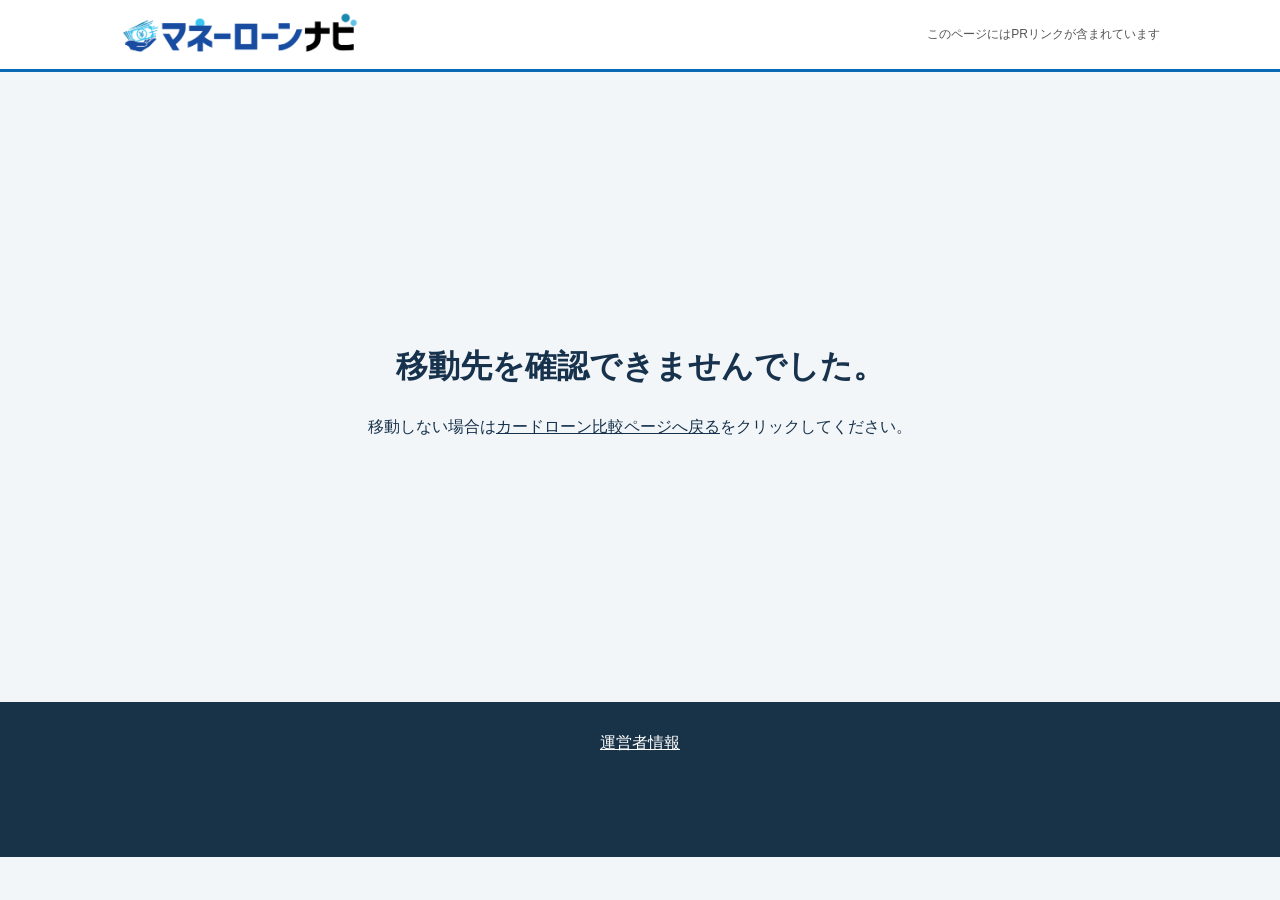
<file: redirect.html>
<!doctype html><html lang="ja"><head><meta charset="utf-8"><meta name="viewport" content="width=device-width,initial-scale=1"><meta name="robots" content="noindex,nofollow,noarchive"><title>公式サイトへ移動します｜マネーローンナビ</title><link rel="icon" href="./favicon.ico"><link rel="stylesheet" href="./css/site.css"></head><body><header class="site-header"><div class="header-inner"><a href="./index.html"><img class="logo" src="./images/logo.png" width="1080" height="221" alt="マネーローンナビ"></a><p class="pr">このページにはPRリンクが含まれています</p></div></header><main class="redirect-box"><div><div class="spinner" aria-hidden="true"></div><h1 id="status">選択されたサイトへ移動中です。</h1><div id="banner"></div><p id="fallback" hidden>移動しない場合は<a id="fallback-link" href="#" rel="sponsored">移動先を開く</a>をクリックしてください。</p></div></main><footer class="footer"><a href="./operationinfo.html">運営者情報</a></footer><script>(()=>{"use strict";const catalog=Object.freeze({acom:{url:"https://whatsmyasp.com/3k701mem558983c8/cl/?bId=09c6577e",banner:"banner_acom.jpg",label:"アコム"},promise:{url:"https://whatsmyasp.com/3k701mem558983c8/cl/?bId=r56c91bf",banner:"banner_promise.jpg",label:"プロミス"},mobit:{url:"https://whatsmyasp.com/3k701mem558983c8/cl/?bId=6dcl109c",banner:"banner_mobit.jpg",label:"SMBCモビット"},aiful:{url:"https://whatsmyasp.com/3k701mem558983c8/cl/?bId=3ef9fcfc",banner:"banner_aiful-9min.webp",label:"アイフル"}});const allowed=new Set(["utm_source","utm_medium","utm_campaign","utm_term","utm_content","utm_id","utm_source_platform","utm_creative_format","utm_marketing_tactic","gclid","dclid","wbraid","gbraid","fbclid","msclkid","yclid","ttclid","srsltid"]);const q=new URLSearchParams(location.search),item=q.get("item"),dest=item&&Object.hasOwn(catalog,item)?catalog[item]:null,status=document.getElementById("status"),fallback=document.getElementById("fallback"),link=document.getElementById("fallback-link"),banner=document.getElementById("banner");if(!dest){document.querySelector(".spinner").hidden=true;status.textContent="移動先を確認できませんでした。";link.href="./index.html";link.textContent="カードローン比較ページへ戻る";fallback.hidden=false;return}const url=new URL(dest.url);q.forEach((v,k)=>{if(allowed.has(k))url.searchParams.set(k,v)});status.textContent=`${dest.label}のサイトへ移動中です。`;banner.innerHTML=`<img src="./images/${dest.banner}" alt="${dest.label}公式サイトへ">`;link.href=url.href;fallback.hidden=false;setTimeout(()=>location.assign(url.href),1400)})();</script></body></html>
</file>
<file: css/site.css>
:root{--brand:#0969b5;--brand-dark:#064a85;--soft:#edf7ff;--accent:#f58220;--ink:#17324d;--muted:#5c6d7d;--line:#d8e1e8;--max:1040px;--radius:18px}*{box-sizing:border-box}html{scroll-behavior:smooth}body{margin:0;background:#f3f6f8;color:var(--ink);font-family:"Noto Sans JP","Yu Gothic",sans-serif;line-height:1.65}body.beginner{--brand:#31904a;--brand-dark:#1f6734;--soft:#effaee}a{color:inherit}img{display:block;max-width:100%;height:auto}.skip{position:absolute;left:-9999px}.skip:focus{left:12px;top:12px;z-index:100;background:#fff;padding:8px}.site-header{background:#fff;border-bottom:3px solid var(--brand)}.header-inner,.page-shell{width:min(100% - 24px,var(--max));margin:auto}.header-inner{display:flex;align-items:center;justify-content:space-between;gap:16px;padding:10px 0}.logo{width:240px;height:auto}.pr{font-size:12px;color:#555;margin:0}.hero{background:linear-gradient(135deg,var(--brand-dark),var(--brand));color:#fff;text-align:center;padding:40px 16px 50px}.hero .eyebrow{font-weight:800;margin:0 0 8px}.hero h1{font-size:clamp(28px,6vw,48px);line-height:1.25;margin:0 auto 12px;max-width:800px}.hero p{margin:0 auto;max-width:680px}.hero-badges{display:flex;justify-content:center;flex-wrap:wrap;gap:8px;margin-top:20px}.hero-badges span{background:#fff;color:var(--brand-dark);border-radius:999px;padding:5px 12px;font-weight:700;font-size:13px}.section{padding:42px 0}.section-title{text-align:center;font-size:clamp(24px,4.5vw,34px);line-height:1.35;margin:0 0 24px}.section-title small{display:block;color:var(--brand);font-size:14px}.entry{min-height:100vh;display:grid;place-items:center;background:linear-gradient(160deg,#e9f5ff,#fff 48%,#ecf8ee)}.entry-card{width:min(92%,720px);background:#fff;border-radius:24px;box-shadow:0 20px 60px #16324d24;padding:clamp(22px,5vw,48px);text-align:center}.entry-card .logo{margin:0 auto 28px}.entry-card h1{font-size:clamp(25px,6vw,38px);margin:0}.entry-options{display:grid;grid-template-columns:1fr 1fr;gap:16px;margin-top:28px}.entry-option{display:block;text-decoration:none;border-radius:18px;padding:24px 12px;color:#fff;background:#0b70bd;font-size:23px;font-weight:900;box-shadow:0 7px 0 #07518b;transition:.15s transform}.entry-option:last-child{background:#3b9b50;box-shadow:0 7px 0 #247039}.entry-option span{display:block;font-size:12px;font-weight:500;margin-top:6px}.entry-option:active{transform:translateY(4px)}.survey-card{background:#fff;border:2px solid var(--brand);border-radius:var(--radius);padding:22px;box-shadow:0 10px 30px #17324d12}.survey-grid{display:grid;grid-template-columns:repeat(2,1fr);gap:14px}.field label{display:block;font-weight:700;margin-bottom:5px}.field select{width:100%;min-height:46px;border:1px solid #9aaab8;border-radius:9px;background:#fff;padding:8px;font:inherit}.loan-field{grid-column:1/-1}.checks{display:flex;flex-wrap:wrap;gap:8px}.checks label{border:1px solid #9db3c4;border-radius:8px;padding:7px 10px;background:#fff}.search-button,.cta{display:flex;align-items:center;justify-content:center;width:100%;min-height:58px;border:0;border-radius:12px;background:linear-gradient(#ff9b39,#f47712);color:#fff;text-decoration:none;font-size:18px;font-weight:900;box-shadow:0 5px 0 #bf5400;cursor:pointer}.search-button{margin-top:18px}.compare-wrap{overflow-x:auto;overscroll-behavior-inline:contain;border-radius:14px;box-shadow:0 5px 24px #17324d16}.compare{width:100%;min-width:720px;border-collapse:collapse;background:#fff}.compare caption{position:absolute;clip:rect(0 0 0 0)}.compare th,.compare td{border:1px solid #d9e0e6;padding:12px 8px;text-align:center;vertical-align:middle}.compare th:first-child{position:sticky;left:0;z-index:2;background:#eef3f7;min-width:104px}.compare thead th{background:var(--soft)}.rank-crown{display:block;font-size:24px}.compare .company{font-weight:900}.mini-cta{display:block;background:var(--accent);color:#fff;text-decoration:none;border-radius:7px;padding:6px;font-size:12px;font-weight:800}.lender-list{display:grid;gap:26px}.lender-card{position:relative;background:#fff;border:2px solid #cbd7e0;border-radius:var(--radius);overflow:hidden;box-shadow:0 9px 28px #17324d17}.lender-card.rank-1{border:3px solid #e2ae27}.rank-bar{display:flex;align-items:center;gap:10px;background:#edf2f6;padding:10px 16px;font-weight:900}.rank-1 .rank-bar{background:linear-gradient(90deg,#fff6cb,#f4ca58)}.rank-bar .crown{font-size:26px}.lender-head{display:grid;grid-template-columns:minmax(160px,40%) 1fr;gap:18px;padding:20px}.lender-banner img{width:100%;aspect-ratio:6/5;object-fit:contain;background:#fff}.lender-name{font-size:28px;line-height:1.2;margin:0 0 6px}.group{font-size:12px;color:var(--muted);margin:0 0 10px}.catch{font-weight:900;color:var(--brand-dark);font-size:18px;margin:0}.specs{display:grid;grid-template-columns:repeat(2,1fr);margin:0;border:1px solid var(--line);border-radius:10px;overflow:hidden}.specs div{display:grid;grid-template-columns:46% 54%;border-bottom:1px solid var(--line)}.specs div:nth-last-child(-n+2){border-bottom:0}.specs dt,.specs dd{padding:8px;margin:0;font-size:13px}.specs dt{background:var(--soft);font-weight:700}.specs dd{font-weight:800}.card-block{border-top:1px solid var(--line);padding:18px 20px}.recommend h4,.review h4{margin:0 0 10px;color:var(--brand-dark)}.point-preview,.more-points{margin:0;padding-left:22px}.point-preview li,.more-points li{margin:5px 0}.more summary,.review details summary{display:block;width:fit-content;margin:10px auto 0;color:var(--brand);font-weight:800;cursor:pointer}.more summary::marker,.review details summary::marker{display:none}.review-box{background:var(--soft);border-radius:12px;padding:13px}.review-preview{display:-webkit-box;-webkit-line-clamp:2;-webkit-box-orient:vertical;overflow:hidden;margin:0}.review details[open] .review-preview{display:none}.review-full{margin:8px 0 0}.deadline{background:#fff5e9;text-align:center;border-top:1px solid #ffd4aa;border-bottom:1px solid #ffd4aa;padding:10px;font-weight:700}.timer{color:#d94e00;font-size:22px;font-variant-numeric:tabular-nums}.cta-zone{padding:18px 20px 22px}.cta-push{font-size:13px;font-weight:800;text-align:center;color:#d34f00;margin:0 0 7px;animation:pulse 1.6s infinite}.note{font-size:11px;color:#4f5962;margin:14px 0 0}.final-pick{background:linear-gradient(180deg,var(--soft),#fff);border-top:5px solid var(--brand)}.final-label{text-align:center;color:var(--brand-dark);font-size:22px;font-weight:900}.final-pick .lender-card{max-width:860px;margin:auto}.floating-cta{position:fixed;left:50%;bottom:10px;z-index:20;transform:translateX(-50%);width:min(calc(100% - 24px),620px);display:none;background:#fff;border-radius:14px;padding:8px;box-shadow:0 4px 25px #0004}.floating-cta.visible{display:block}.floating-cta .cta{min-height:48px;font-size:16px}.footer{background:#183247;color:#fff;padding:28px 0 100px;text-align:center}.footer a{color:#fff}.modal[hidden]{display:none}.modal{position:fixed;inset:0;z-index:50;background:#10283dcc;display:grid;place-items:center;padding:16px}.modal-dialog{width:min(100%,580px);max-height:90vh;overflow:auto;background:#fff;border-radius:18px;padding:22px}.modal-close{float:right;border:0;background:transparent;font-size:28px;cursor:pointer}.modal h2{margin-top:0}.result-summary{background:var(--soft);border-left:5px solid var(--brand);padding:16px;margin:22px 0}.demo-links{display:grid;gap:10px}.demo-links a{background:#fff;padding:14px;border-radius:10px}.redirect-box{min-height:70vh;display:grid;place-items:center;text-align:center}.redirect-box img{max-height:260px;margin:18px auto}.spinner{width:42px;height:42px;border:5px solid #ddd;border-top-color:var(--brand);border-radius:50%;animation:spin 1s linear infinite;margin:auto}@keyframes spin{to{transform:rotate(360deg)}}@keyframes pulse{50%{transform:scale(1.025)}}@media(max-width:640px){.header-inner{align-items:flex-start}.logo{width:190px}.pr{max-width:110px;text-align:right;font-size:10px}.entry-options{grid-template-columns:1fr}.hero{padding-top:30px}.section{padding:32px 0}.survey-grid{grid-template-columns:1fr}.loan-field{grid-column:auto}.lender-head{grid-template-columns:1fr}.lender-banner img{max-height:230px}.specs{grid-template-columns:1fr}.specs div:nth-last-child(2){border-bottom:1px solid var(--line)}.lender-name{font-size:25px}.card-block,.lender-head,.cta-zone{padding-left:14px;padding-right:14px}}@media(prefers-reduced-motion:reduce){*{scroll-behavior:auto!important;animation:none!important;transition:none!important}}
</file>
